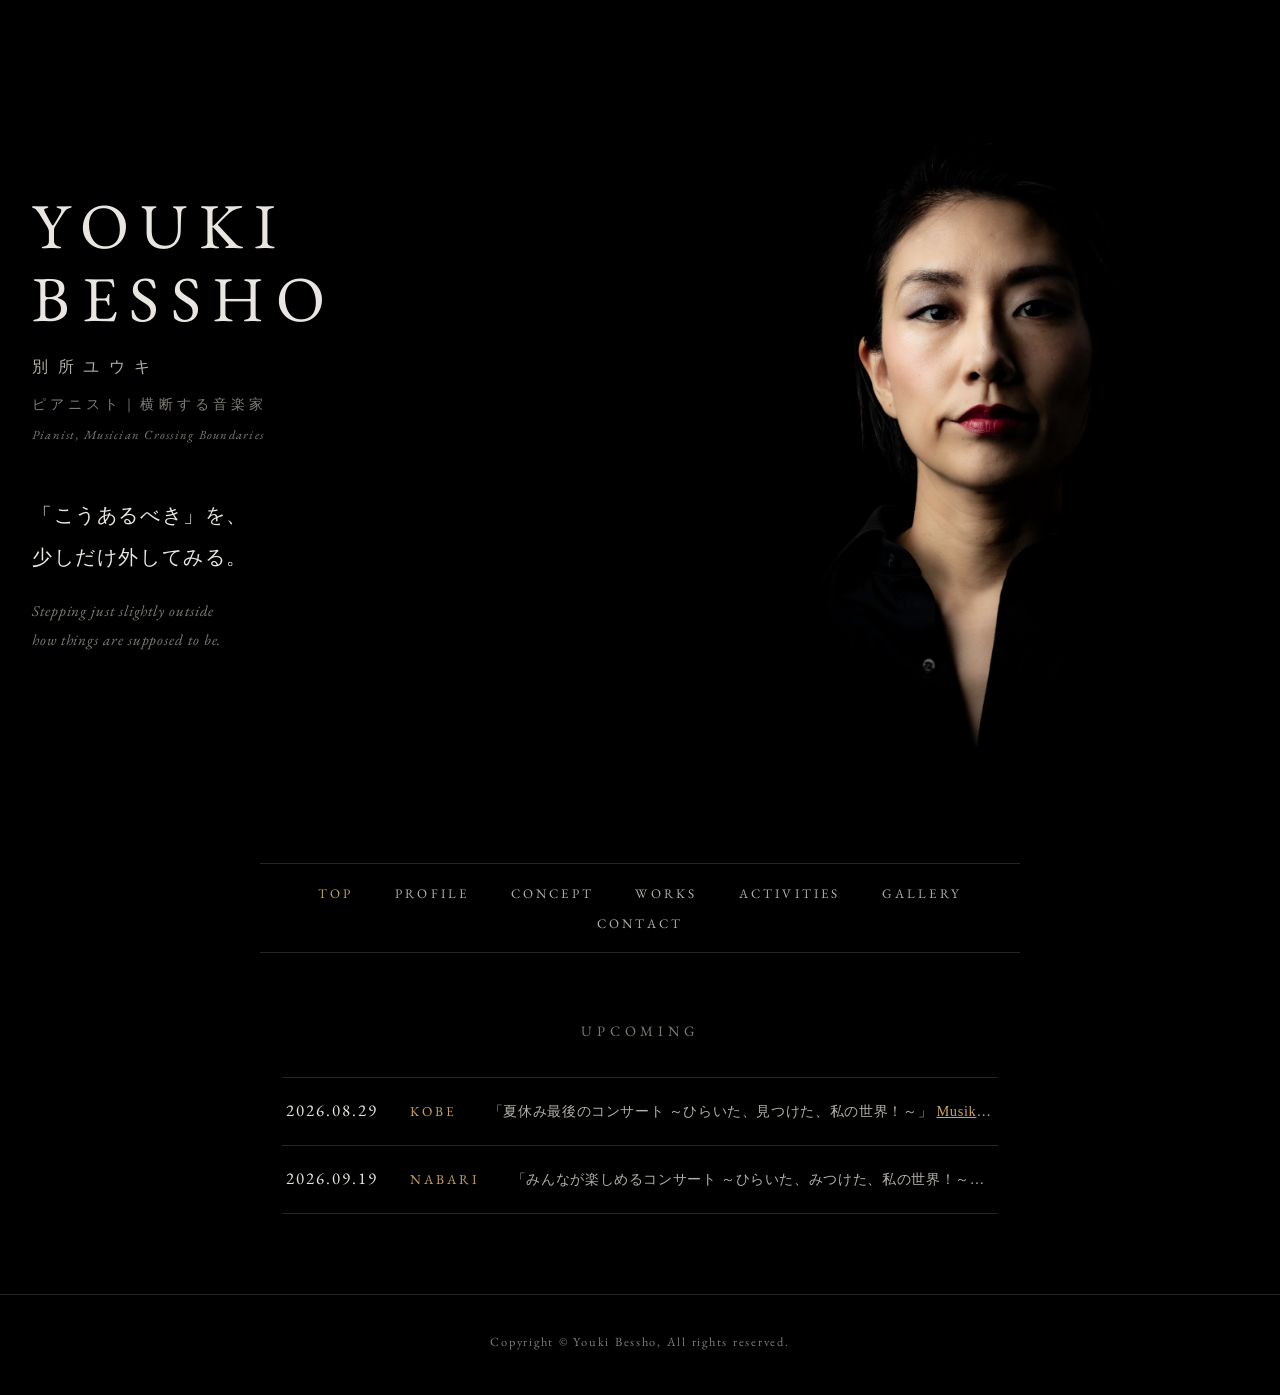
<file: index.html>
<!DOCTYPE html>
<html lang="ja">
<head>
<meta charset="utf-8">
<meta name="viewport" content="width=device-width, initial-scale=1">
<meta name="description" content="演奏・創作・表現を横断するピアニスト別所ユウキのオフィシャルウェブサイト。">
<title>Youki Bessho 別所ユウキ | ピアニスト｜横断する音楽家 Pianist, Musician Crossing Boundaries</title>
<link rel="icon" type="image/png" sizes="32x32" href="img/favicon-32.png">
<link rel="icon" type="image/png" sizes="512x512" href="img/favicon-512.png">
<link rel="apple-touch-icon" href="img/apple-touch-icon.png">
<meta property="og:type" content="website">
<meta property="og:site_name" content="Youki Bessho 別所ユウキ">
<meta property="og:locale" content="ja_JP">
<meta property="og:url" content="https://youkibessho.github.io/">
<meta property="og:title" content="Youki Bessho 別所ユウキ | ピアニスト｜横断する音楽家 / Pianist, Musician Crossing Boundaries">
<meta property="og:description" content="演奏・創作・表現を横断するピアニスト別所ユウキのオフィシャルウェブサイト。">
<meta property="og:image" content="https://youkibessho.github.io/img/ogp.jpg">
<meta name="twitter:card" content="summary_large_image">
<link rel="stylesheet" href="https://fonts.googleapis.com/css2?family=EB+Garamond:ital,wght@0,400;0,500;0,600;1,400&display=swap">
<link rel="stylesheet" href="css/style.css">
<script data-goatcounter="https://youkibessho.goatcounter.com/count"
        async src="//gc.zgo.at/count.js"></script>
</head>
<body class="dark">

<div class="hero-dark">
  <div class="hero-portrait">
    <img src="img/gallery/a3-01.jpg" alt="別所ユウキ ポートレート（ATELIER A3 撮影）">
  </div>
  <div class="hero-text">
    <h1 class="hero-name-latin">Youki<br>Bessho</h1>
    <p class="hero-name-jp">別所ユウキ</p>
    <p class="hero-role">ピアニスト｜横断する音楽家</p>
    <p class="hero-role-en">Pianist, Musician Crossing Boundaries</p>
    <p class="hero-statement">「こうあるべき」を、<br>少しだけ外してみる。</p>
    <p class="hero-statement-en">Stepping just slightly outside<br>how things are supposed to be.</p>
  </div>
</div>

<nav class="site-nav">
  <ul>
    <li><a href="index.html" aria-current="page">Top</a></li>
    <li><a href="profile.html">Profile</a></li>
    <li><a href="concept.html">Concept</a></li>
    <li><a href="works.html">Works</a></li>
    <li><a href="activities.html">Activities</a></li>
    <li><a href="gallery.html">Gallery</a></li>
    <li><a href="contact.html">Contact</a></li>
  </ul>
</nav>

<section class="tour">
  <h2>Upcoming</h2>
  <div class="tour-item">
    <span class="tour-date">2026.08.29</span>
    <span class="tour-place">Kobe</span>
    <span class="tour-title">「夏休み最後のコンサート ～ひらいた、見つけた、私の世界！～」 <a href="https://musikaleido.netlify.app/" target="_blank" rel="noopener">Musikaleido</a></span>
  </div>
  <div class="tour-item">
    <span class="tour-date">2026.09.19</span>
    <span class="tour-place">Nabari</span>
    <span class="tour-title">「みんなが楽しめるコンサート ～ひらいた、みつけた、私の世界！～」 <a href="https://musikaleido.netlify.app/" target="_blank" rel="noopener">Musikaleido</a></span>
  </div>
</section>

<footer class="site-footer">
  <p>Copyright &copy; Youki Bessho, All rights reserved.</p>
</footer>

</body>
</html>
</file>
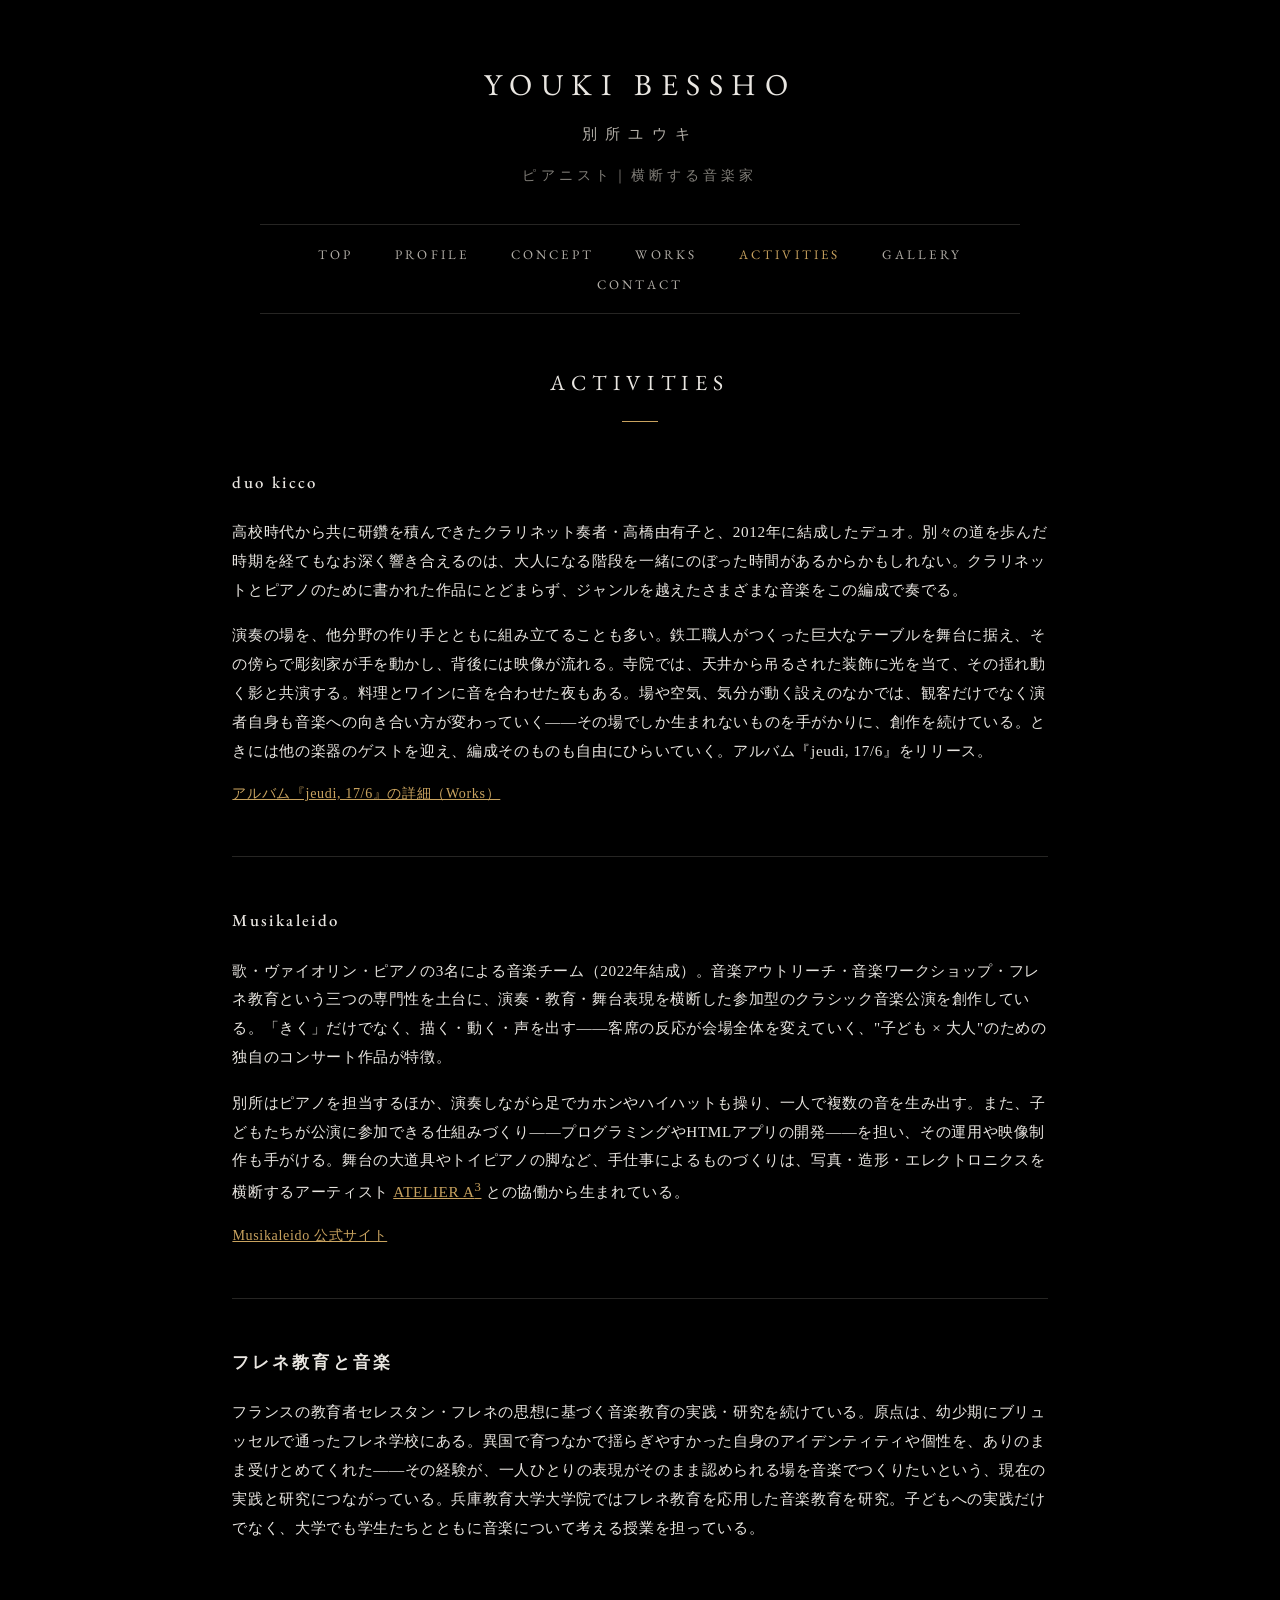
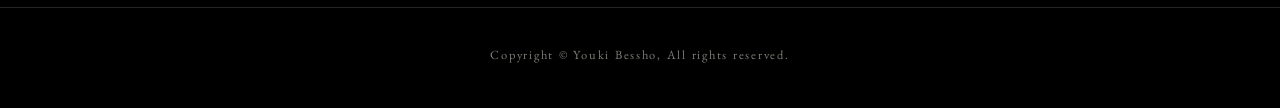
<file: activities.html>
<!DOCTYPE html>
<html lang="ja">
<head>
<meta charset="utf-8">
<meta name="viewport" content="width=device-width, initial-scale=1">
<meta name="description" content="別所ユウキの現在のプロジェクト。duo kicco、参加型クラシック公演Musikaleido、フレネ教育と音楽の実践・研究。">
<title>Activities | Youki Bessho 別所ユウキ</title>
<link rel="icon" type="image/png" sizes="32x32" href="img/favicon-32.png">
<link rel="icon" type="image/png" sizes="512x512" href="img/favicon-512.png">
<link rel="apple-touch-icon" href="img/apple-touch-icon.png">
<meta property="og:type" content="website">
<meta property="og:site_name" content="Youki Bessho 別所ユウキ">
<meta property="og:locale" content="ja_JP">
<meta property="og:url" content="https://youkibessho.github.io/activities.html">
<meta property="og:title" content="Activities | Youki Bessho 別所ユウキ">
<meta property="og:description" content="別所ユウキの現在のプロジェクト。duo kicco、参加型クラシック公演Musikaleido、フレネ教育と音楽の実践・研究。">
<meta property="og:image" content="https://youkibessho.github.io/img/ogp.jpg">
<meta name="twitter:card" content="summary_large_image">
<link rel="stylesheet" href="https://fonts.googleapis.com/css2?family=EB+Garamond:ital,wght@0,400;0,500;0,600;1,400&display=swap">
<link rel="stylesheet" href="css/style.css">
<script data-goatcounter="https://youkibessho.goatcounter.com/count"
        async src="//gc.zgo.at/count.js"></script>
</head>
<body class="dark">

<header class="site-header">
  <h1 class="site-name"><a href="index.html">Youki Bessho</a>
    <span class="site-name-jp">別所ユウキ</span>
  </h1>
  <p class="site-role">ピアニスト｜横断する音楽家</p>
</header>

<nav class="site-nav">
  <ul>
    <li><a href="index.html">Top</a></li>
    <li><a href="profile.html">Profile</a></li>
    <li><a href="concept.html">Concept</a></li>
    <li><a href="works.html">Works</a></li>
    <li><a href="activities.html" aria-current="page">Activities</a></li>
    <li><a href="gallery.html">Gallery</a></li>
    <li><a href="contact.html">Contact</a></li>
  </ul>
</nav>

<main>
  <h1 class="page-title">Activities</h1>

  <section class="activity" id="duo-kicco">
    <h2 class="latin">duo kicco</h2>
    <p>高校時代から共に研鑽を積んできたクラリネット奏者・高橋由有子と、2012年に結成したデュオ。別々の道を歩んだ時期を経てもなお深く響き合えるのは、大人になる階段を一緒にのぼった時間があるからかもしれない。クラリネットとピアノのために書かれた作品にとどまらず、ジャンルを越えたさまざまな音楽をこの編成で奏でる。</p>
    <p>演奏の場を、他分野の作り手とともに組み立てることも多い。鉄工職人がつくった巨大なテーブルを舞台に据え、その傍らで彫刻家が手を動かし、背後には映像が流れる。寺院では、天井から吊るされた装飾に光を当て、その揺れ動く影と共演する。料理とワインに音を合わせた夜もある。場や空気、気分が動く設えのなかでは、観客だけでなく演者自身も音楽への向き合い方が変わっていく——その場でしか生まれないものを手がかりに、創作を続けている。ときには他の楽器のゲストを迎え、編成そのものも自由にひらいていく。アルバム『jeudi, 17/6』をリリース。</p>
    <a class="ext" href="works.html">アルバム『jeudi, 17/6』の詳細（Works）</a>
  </section>

  <section class="activity" id="musikaleido">
    <h2 class="latin">Musikaleido</h2>
    <p>歌・ヴァイオリン・ピアノの3名による音楽チーム（2022年結成）。音楽アウトリーチ・音楽ワークショップ・フレネ教育という三つの専門性を土台に、演奏・教育・舞台表現を横断した参加型のクラシック音楽公演を創作している。「きく」だけでなく、描く・動く・声を出す——客席の反応が会場全体を変えていく、"子ども × 大人"のための独自のコンサート作品が特徴。</p>
    <p>別所はピアノを担当するほか、演奏しながら足でカホンやハイハットも操り、一人で複数の音を生み出す。また、子どもたちが公演に参加できる仕組みづくり——プログラミングやHTMLアプリの開発——を担い、その運用や映像制作も手がける。舞台の大道具やトイピアノの脚など、手仕事によるものづくりは、写真・造形・エレクトロニクスを横断するアーティスト <a href="https://atelier-a3.jp/" target="_blank" rel="noopener">ATELIER A<sup>3</sup></a> との協働から生まれている。</p>
    <a class="ext" href="https://musikaleido.netlify.app/" target="_blank" rel="noopener">Musikaleido 公式サイト</a>
  </section>

  <section class="activity" id="education">
    <h2>フレネ教育と音楽</h2>
    <p>フランスの教育者セレスタン・フレネの思想に基づく音楽教育の実践・研究を続けている。原点は、幼少期にブリュッセルで通ったフレネ学校にある。異国で育つなかで揺らぎやすかった自身のアイデンティティや個性を、ありのまま受けとめてくれた——その経験が、一人ひとりの表現がそのまま認められる場を音楽でつくりたいという、現在の実践と研究につながっている。兵庫教育大学大学院ではフレネ教育を応用した音楽教育を研究。子どもへの実践だけでなく、大学でも学生たちとともに音楽について考える授業を担っている。</p>
  </section>

</main>

<footer class="site-footer">
  <p>Copyright &copy; Youki Bessho, All rights reserved.</p>
</footer>

</body>
</html>
</file>
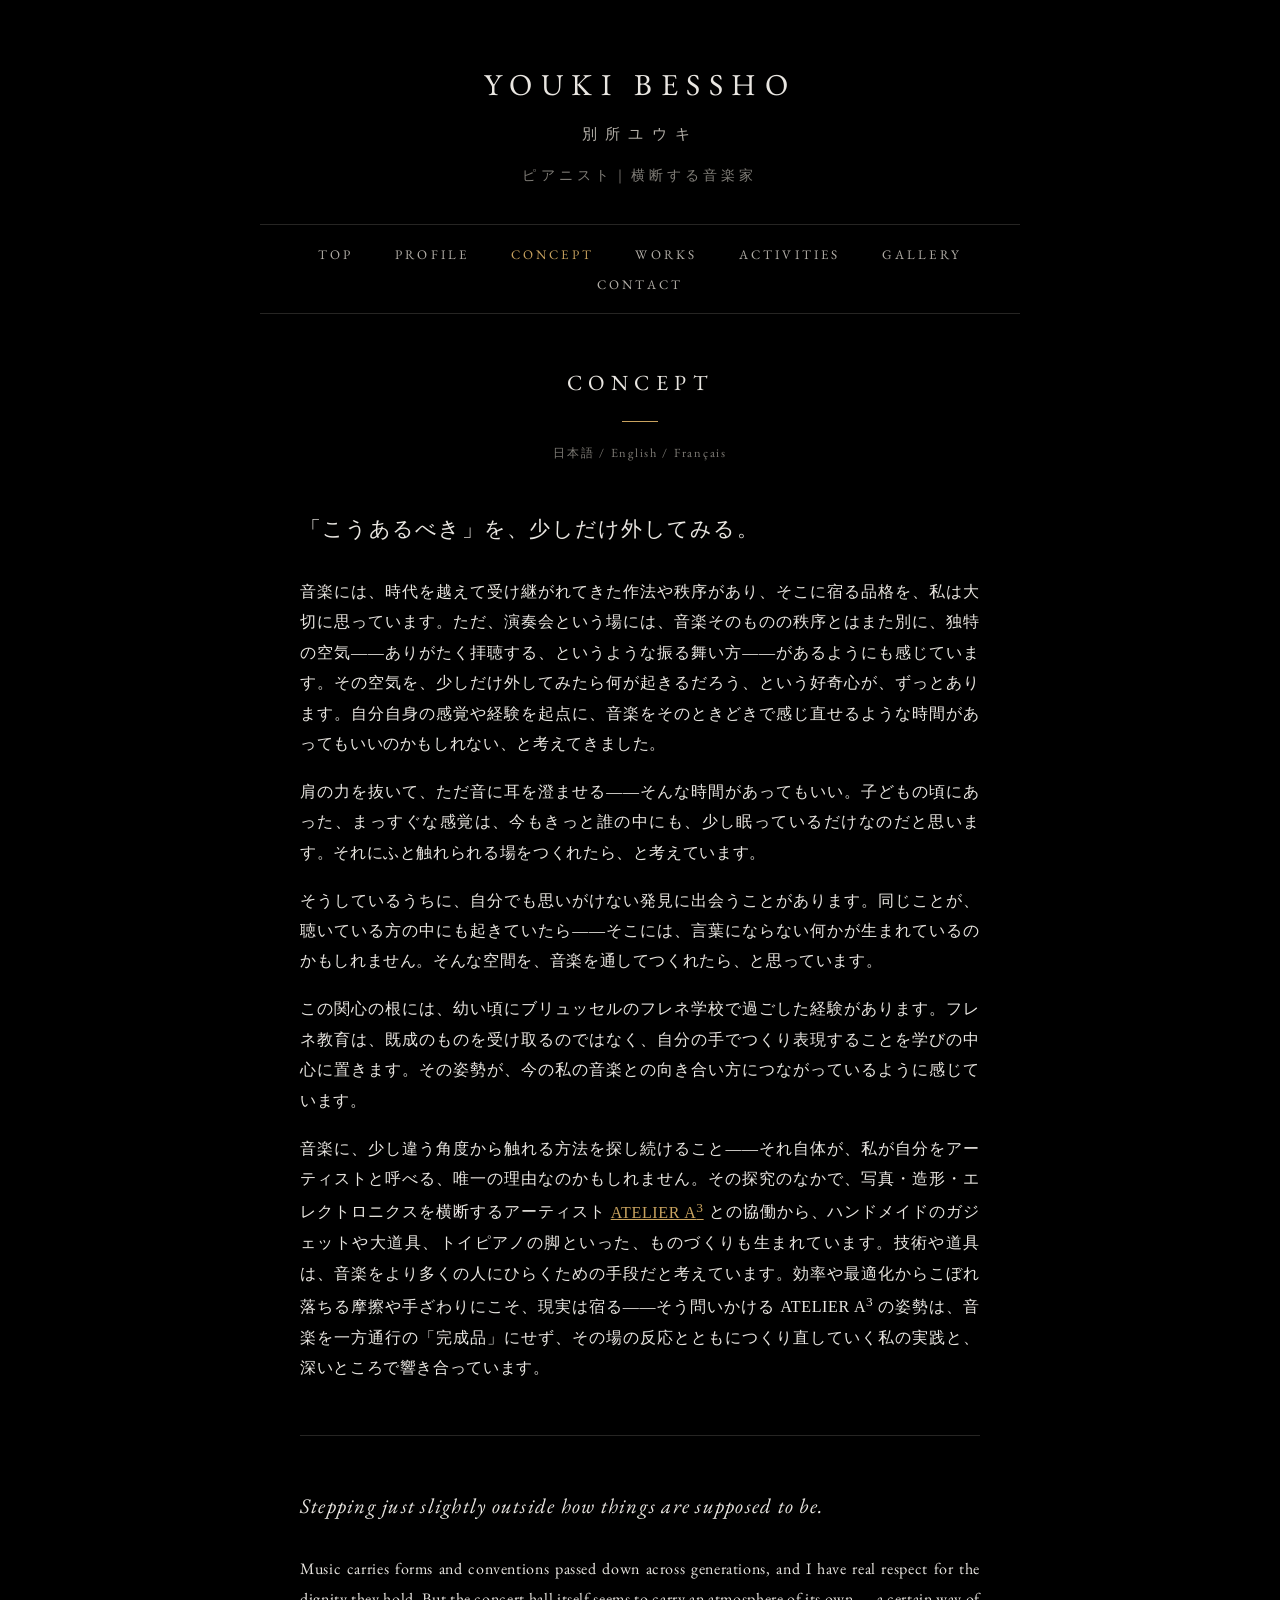
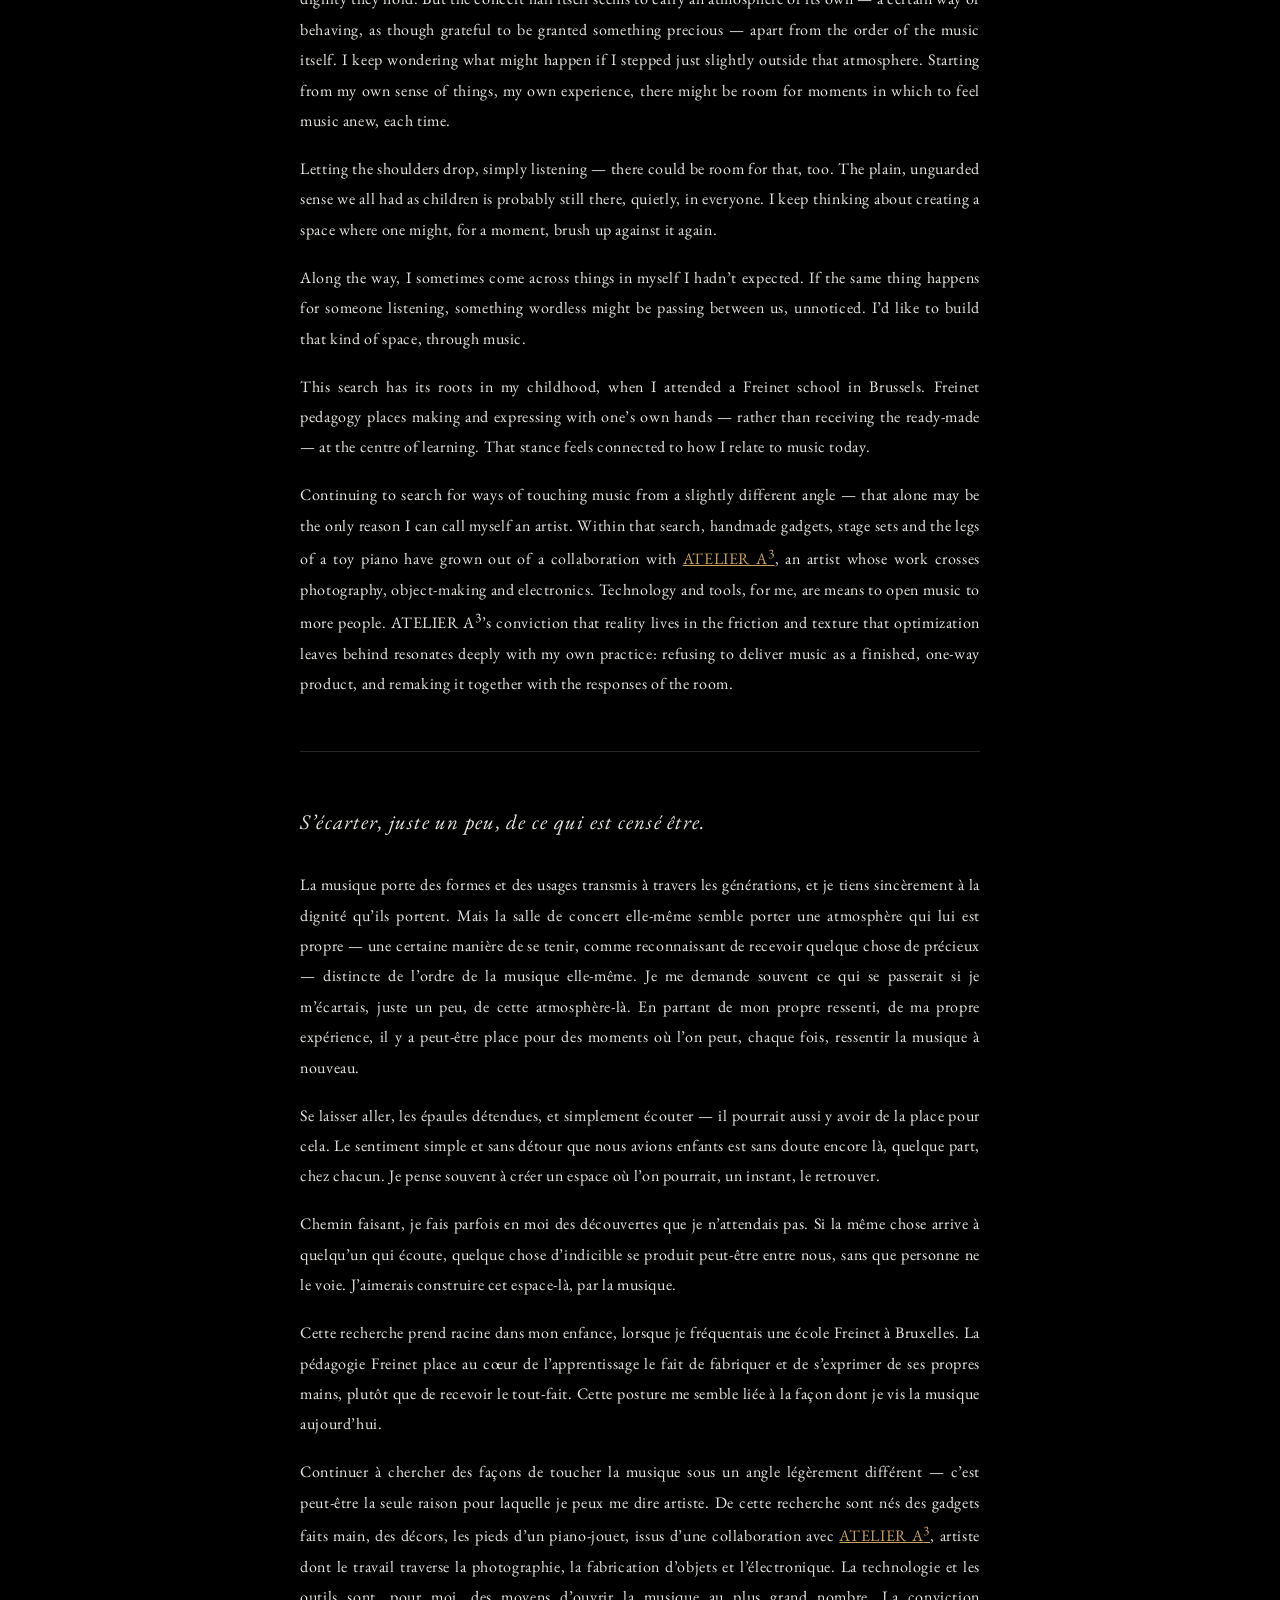
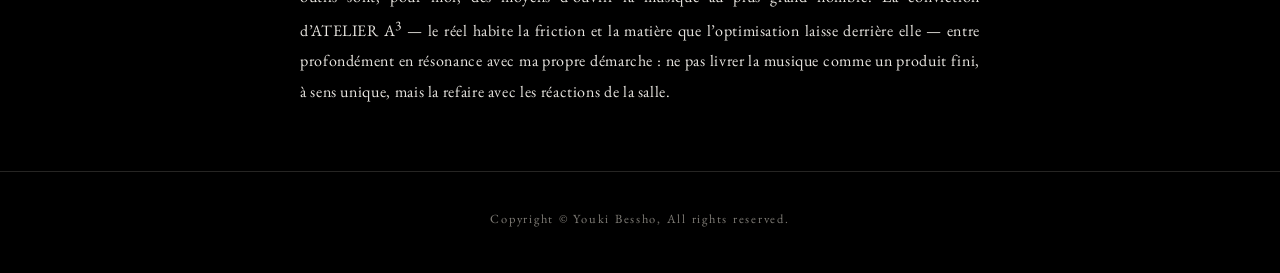
<file: concept.html>
<!DOCTYPE html>
<html lang="ja">
<head>
<meta charset="utf-8">
<meta name="viewport" content="width=device-width, initial-scale=1">
<meta name="description" content="別所ユウキのコンセプト。「こうあるべき」を少し外してみる好奇心と、フレネ教育を根にした演奏・創作・技術の横断。">
<title>Concept | Youki Bessho 別所ユウキ</title>
<link rel="icon" type="image/png" sizes="32x32" href="img/favicon-32.png">
<link rel="icon" type="image/png" sizes="512x512" href="img/favicon-512.png">
<link rel="apple-touch-icon" href="img/apple-touch-icon.png">
<meta property="og:type" content="website">
<meta property="og:site_name" content="Youki Bessho 別所ユウキ">
<meta property="og:locale" content="ja_JP">
<meta property="og:url" content="https://youkibessho.github.io/concept.html">
<meta property="og:title" content="Concept | Youki Bessho 別所ユウキ">
<meta property="og:description" content="別所ユウキのコンセプト。「こうあるべき」を少し外してみる好奇心と、フレネ教育を根にした演奏・創作・技術の横断。">
<meta property="og:image" content="https://youkibessho.github.io/img/ogp.jpg">
<meta name="twitter:card" content="summary_large_image">
<link rel="stylesheet" href="https://fonts.googleapis.com/css2?family=EB+Garamond:ital,wght@0,400;0,500;0,600;1,400&display=swap">
<link rel="stylesheet" href="css/style.css">
<script data-goatcounter="https://youkibessho.goatcounter.com/count"
        async src="//gc.zgo.at/count.js"></script>
</head>
<body class="dark">

<header class="site-header">
  <h1 class="site-name"><a href="index.html">Youki Bessho</a>
    <span class="site-name-jp">別所ユウキ</span>
  </h1>
  <p class="site-role">ピアニスト｜横断する音楽家</p>
</header>

<nav class="site-nav">
  <ul>
    <li><a href="index.html">Top</a></li>
    <li><a href="profile.html">Profile</a></li>
    <li><a href="concept.html" aria-current="page">Concept</a></li>
    <li><a href="works.html">Works</a></li>
    <li><a href="activities.html">Activities</a></li>
    <li><a href="gallery.html">Gallery</a></li>
    <li><a href="contact.html">Contact</a></li>
  </ul>
</nav>

<main>
  <h1 class="page-title">Concept</h1>

  <p class="lang-anchor"><a href="#lang-ja">日本語</a> / <a href="#lang-en">English</a> / <a href="#lang-fr">Français</a></p>

  <div class="concept">

    <section class="profile-lang" id="lang-ja" lang="ja">
      <p class="lead">「こうあるべき」を、少しだけ外してみる。</p>
      <p>音楽には、時代を越えて受け継がれてきた作法や秩序があり、そこに宿る品格を、私は大切に思っています。ただ、演奏会という場には、音楽そのものの秩序とはまた別に、独特の空気——ありがたく拝聴する、というような振る舞い方——があるようにも感じています。その空気を、少しだけ外してみたら何が起きるだろう、という好奇心が、ずっとあります。自分自身の感覚や経験を起点に、音楽をそのときどきで感じ直せるような時間があってもいいのかもしれない、と考えてきました。</p>
      <p>肩の力を抜いて、ただ音に耳を澄ませる——そんな時間があってもいい。子どもの頃にあった、まっすぐな感覚は、今もきっと誰の中にも、少し眠っているだけなのだと思います。それにふと触れられる場をつくれたら、と考えています。</p>
      <p>そうしているうちに、自分でも思いがけない発見に出会うことがあります。同じことが、聴いている方の中にも起きていたら——そこには、言葉にならない何かが生まれているのかもしれません。そんな空間を、音楽を通してつくれたら、と思っています。</p>
      <p>この関心の根には、幼い頃にブリュッセルのフレネ学校で過ごした経験があります。フレネ教育は、既成のものを受け取るのではなく、自分の手でつくり表現することを学びの中心に置きます。その姿勢が、今の私の音楽との向き合い方につながっているように感じています。</p>
      <p>音楽に、少し違う角度から触れる方法を探し続けること——それ自体が、私が自分をアーティストと呼べる、唯一の理由なのかもしれません。その探究のなかで、写真・造形・エレクトロニクスを横断するアーティスト <a href="https://atelier-a3.jp/" target="_blank" rel="noopener">ATELIER A<sup>3</sup></a> との協働から、ハンドメイドのガジェットや大道具、トイピアノの脚といった、ものづくりも生まれています。技術や道具は、音楽をより多くの人にひらくための手段だと考えています。効率や最適化からこぼれ落ちる摩擦や手ざわりにこそ、現実は宿る——そう問いかける ATELIER A<sup>3</sup> の姿勢は、音楽を一方通行の「完成品」にせず、その場の反応とともにつくり直していく私の実践と、深いところで響き合っています。</p>
    </section>

    <section class="profile-lang latin" id="lang-en" lang="en">
      <p class="lead latin">Stepping just slightly outside how things are supposed to be.</p>
      <p>Music carries forms and conventions passed down across generations, and I have real respect for the dignity they hold. But the concert hall itself seems to carry an atmosphere of its own — a certain way of behaving, as though grateful to be granted something precious — apart from the order of the music itself. I keep wondering what might happen if I stepped just slightly outside that atmosphere. Starting from my own sense of things, my own experience, there might be room for moments in which to feel music anew, each time.</p>
      <p>Letting the shoulders drop, simply listening — there could be room for that, too. The plain, unguarded sense we all had as children is probably still there, quietly, in everyone. I keep thinking about creating a space where one might, for a moment, brush up against it again.</p>
      <p>Along the way, I sometimes come across things in myself I hadn’t expected. If the same thing happens for someone listening, something wordless might be passing between us, unnoticed. I’d like to build that kind of space, through music.</p>
      <p>This search has its roots in my childhood, when I attended a Freinet school in Brussels. Freinet pedagogy places making and expressing with one’s own hands — rather than receiving the ready-made — at the centre of learning. That stance feels connected to how I relate to music today.</p>
      <p>Continuing to search for ways of touching music from a slightly different angle — that alone may be the only reason I can call myself an artist. Within that search, handmade gadgets, stage sets and the legs of a toy piano have grown out of a collaboration with <a href="https://atelier-a3.jp/" target="_blank" rel="noopener">ATELIER A<sup>3</sup></a>, an artist whose work crosses photography, object-making and electronics. Technology and tools, for me, are means to open music to more people. ATELIER A<sup>3</sup>’s conviction that reality lives in the friction and texture that optimization leaves behind resonates deeply with my own practice: refusing to deliver music as a finished, one-way product, and remaking it together with the responses of the room.</p>
    </section>

    <section class="profile-lang latin" id="lang-fr" lang="fr">
      <p class="lead latin">S’écarter, juste un peu, de ce qui est censé être.</p>
      <p>La musique porte des formes et des usages transmis à travers les générations, et je tiens sincèrement à la dignité qu’ils portent. Mais la salle de concert elle-même semble porter une atmosphère qui lui est propre — une certaine manière de se tenir, comme reconnaissant de recevoir quelque chose de précieux — distincte de l’ordre de la musique elle-même. Je me demande souvent ce qui se passerait si je m’écartais, juste un peu, de cette atmosphère-là. En partant de mon propre ressenti, de ma propre expérience, il y a peut-être place pour des moments où l’on peut, chaque fois, ressentir la musique à nouveau.</p>
      <p>Se laisser aller, les épaules détendues, et simplement écouter — il pourrait aussi y avoir de la place pour cela. Le sentiment simple et sans détour que nous avions enfants est sans doute encore là, quelque part, chez chacun. Je pense souvent à créer un espace où l’on pourrait, un instant, le retrouver.</p>
      <p>Chemin faisant, je fais parfois en moi des découvertes que je n’attendais pas. Si la même chose arrive à quelqu’un qui écoute, quelque chose d’indicible se produit peut-être entre nous, sans que personne ne le voie. J’aimerais construire cet espace-là, par la musique.</p>
      <p>Cette recherche prend racine dans mon enfance, lorsque je fréquentais une école Freinet à Bruxelles. La pédagogie Freinet place au cœur de l’apprentissage le fait de fabriquer et de s’exprimer de ses propres mains, plutôt que de recevoir le tout-fait. Cette posture me semble liée à la façon dont je vis la musique aujourd’hui.</p>
      <p>Continuer à chercher des façons de toucher la musique sous un angle légèrement différent — c’est peut-être la seule raison pour laquelle je peux me dire artiste. De cette recherche sont nés des gadgets faits main, des décors, les pieds d’un piano-jouet, issus d’une collaboration avec <a href="https://atelier-a3.jp/" target="_blank" rel="noopener">ATELIER A<sup>3</sup></a>, artiste dont le travail traverse la photographie, la fabrication d’objets et l’électronique. La technologie et les outils sont, pour moi, des moyens d’ouvrir la musique au plus grand nombre. La conviction d’ATELIER A<sup>3</sup> — le réel habite la friction et la matière que l’optimisation laisse derrière elle — entre profondément en résonance avec ma propre démarche : ne pas livrer la musique comme un produit fini, à sens unique, mais la refaire avec les réactions de la salle.</p>
    </section>

    <!-- ATELIER A<sup>3</sup> のショップ完成後にここへ「ATELIER A<sup>3</sup>のものづくりを見る →」リンクを追加する -->

  </div>

</main>

<footer class="site-footer">
  <p>Copyright &copy; Youki Bessho, All rights reserved.</p>
</footer>

</body>
</html>
</file>
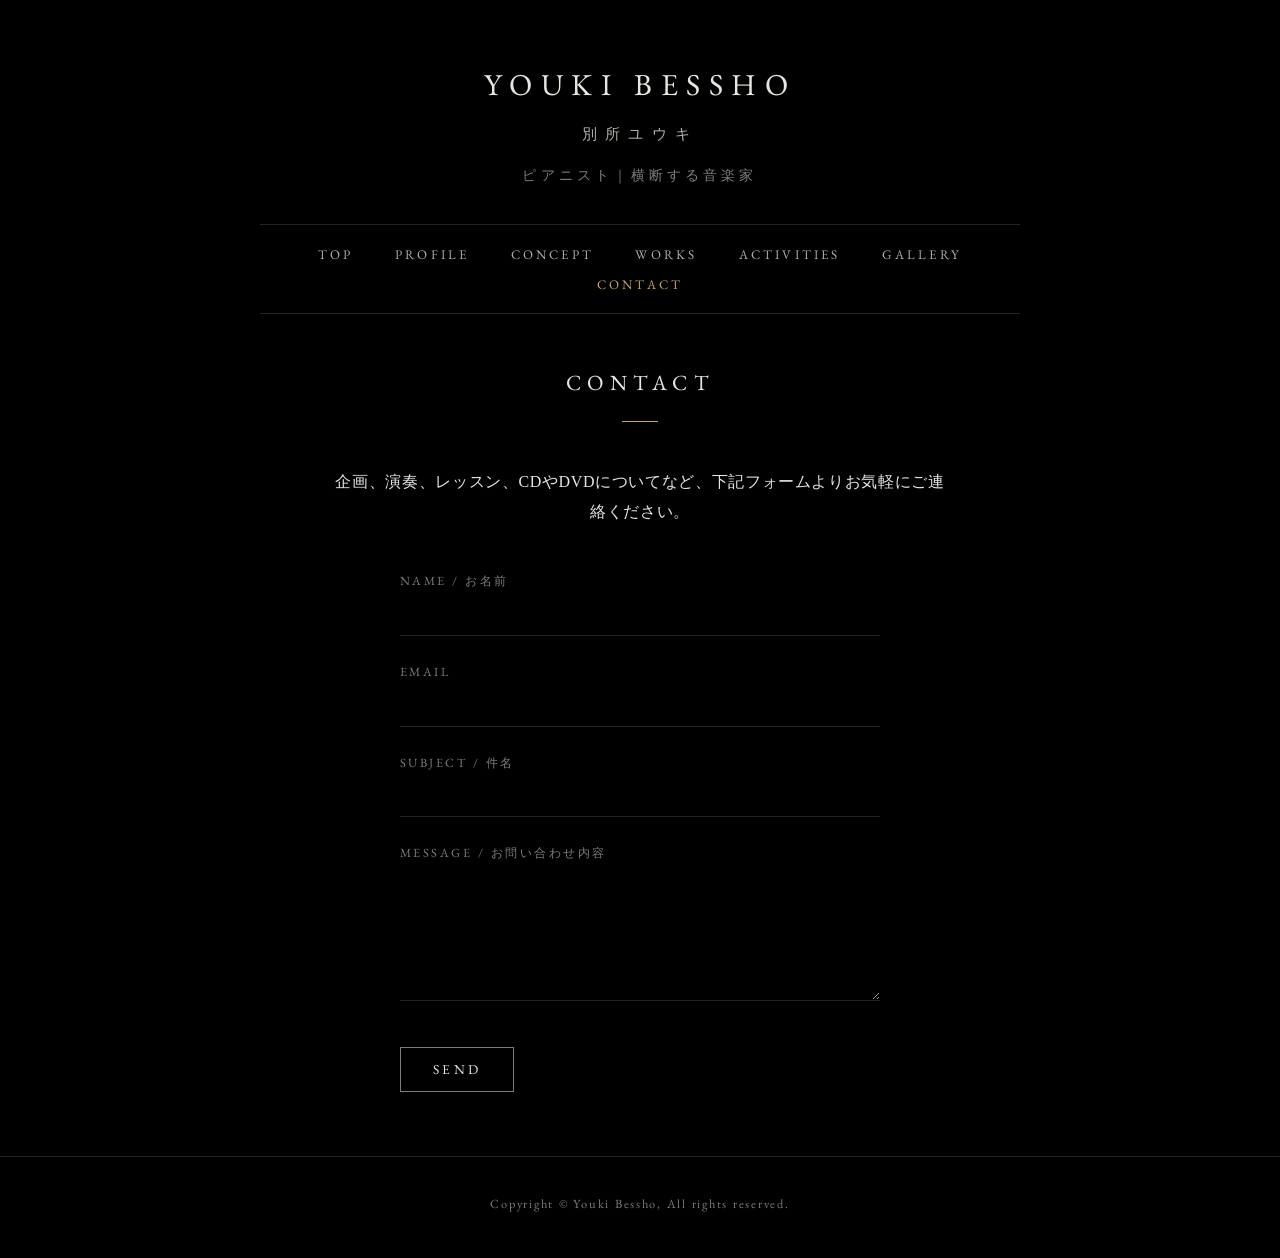
<file: contact.html>
<!DOCTYPE html>
<html lang="ja">
<head>
<meta charset="utf-8">
<meta name="viewport" content="width=device-width, initial-scale=1">
<meta name="description" content="別所ユウキへのお問い合わせ。演奏依頼・CDに関するお問い合わせなど。">
<title>Contact | Youki Bessho 別所ユウキ</title>
<link rel="icon" type="image/png" sizes="32x32" href="img/favicon-32.png">
<link rel="icon" type="image/png" sizes="512x512" href="img/favicon-512.png">
<link rel="apple-touch-icon" href="img/apple-touch-icon.png">
<meta property="og:type" content="website">
<meta property="og:site_name" content="Youki Bessho 別所ユウキ">
<meta property="og:locale" content="ja_JP">
<meta property="og:url" content="https://youkibessho.github.io/contact.html">
<meta property="og:title" content="Contact | Youki Bessho 別所ユウキ">
<meta property="og:description" content="別所ユウキへのお問い合わせ。演奏依頼・CDに関するお問い合わせなど。">
<meta property="og:image" content="https://youkibessho.github.io/img/ogp.jpg">
<meta name="twitter:card" content="summary_large_image">
<link rel="stylesheet" href="https://fonts.googleapis.com/css2?family=EB+Garamond:ital,wght@0,400;0,500;0,600;1,400&display=swap">
<link rel="stylesheet" href="css/style.css">
<script data-goatcounter="https://youkibessho.goatcounter.com/count"
        async src="//gc.zgo.at/count.js"></script>
</head>
<body class="dark">

<header class="site-header">
  <h1 class="site-name"><a href="index.html">Youki Bessho</a>
    <span class="site-name-jp">別所ユウキ</span>
  </h1>
  <p class="site-role">ピアニスト｜横断する音楽家</p>
</header>

<nav class="site-nav">
  <ul>
    <li><a href="index.html">Top</a></li>
    <li><a href="profile.html">Profile</a></li>
    <li><a href="concept.html">Concept</a></li>
    <li><a href="works.html">Works</a></li>
    <li><a href="activities.html">Activities</a></li>
    <li><a href="gallery.html">Gallery</a></li>
    <li><a href="contact.html" aria-current="page">Contact</a></li>
  </ul>
</nav>

<main>
  <h1 class="page-title">Contact</h1>

  <section class="contact-block">
    <p>企画、演奏、レッスン、CDやDVDについてなど、下記フォームよりお気軽にご連絡ください。</p>

    <form class="contact-form" action="https://formspree.io/f/xaqrqvel" method="POST">
      <label for="name">Name / お名前</label>
      <input type="text" id="name" name="name" required>

      <label for="email">Email</label>
      <input type="email" id="email" name="email" required>

      <label for="subject">Subject / 件名</label>
      <input type="text" id="subject" name="subject">

      <label for="message">Message / お問い合わせ内容</label>
      <textarea id="message" name="message" required></textarea>

      <button type="submit">Send</button>
    </form>
  </section>

</main>

<footer class="site-footer">
  <p>Copyright &copy; Youki Bessho, All rights reserved.</p>
</footer>

</body>
</html>
</file>
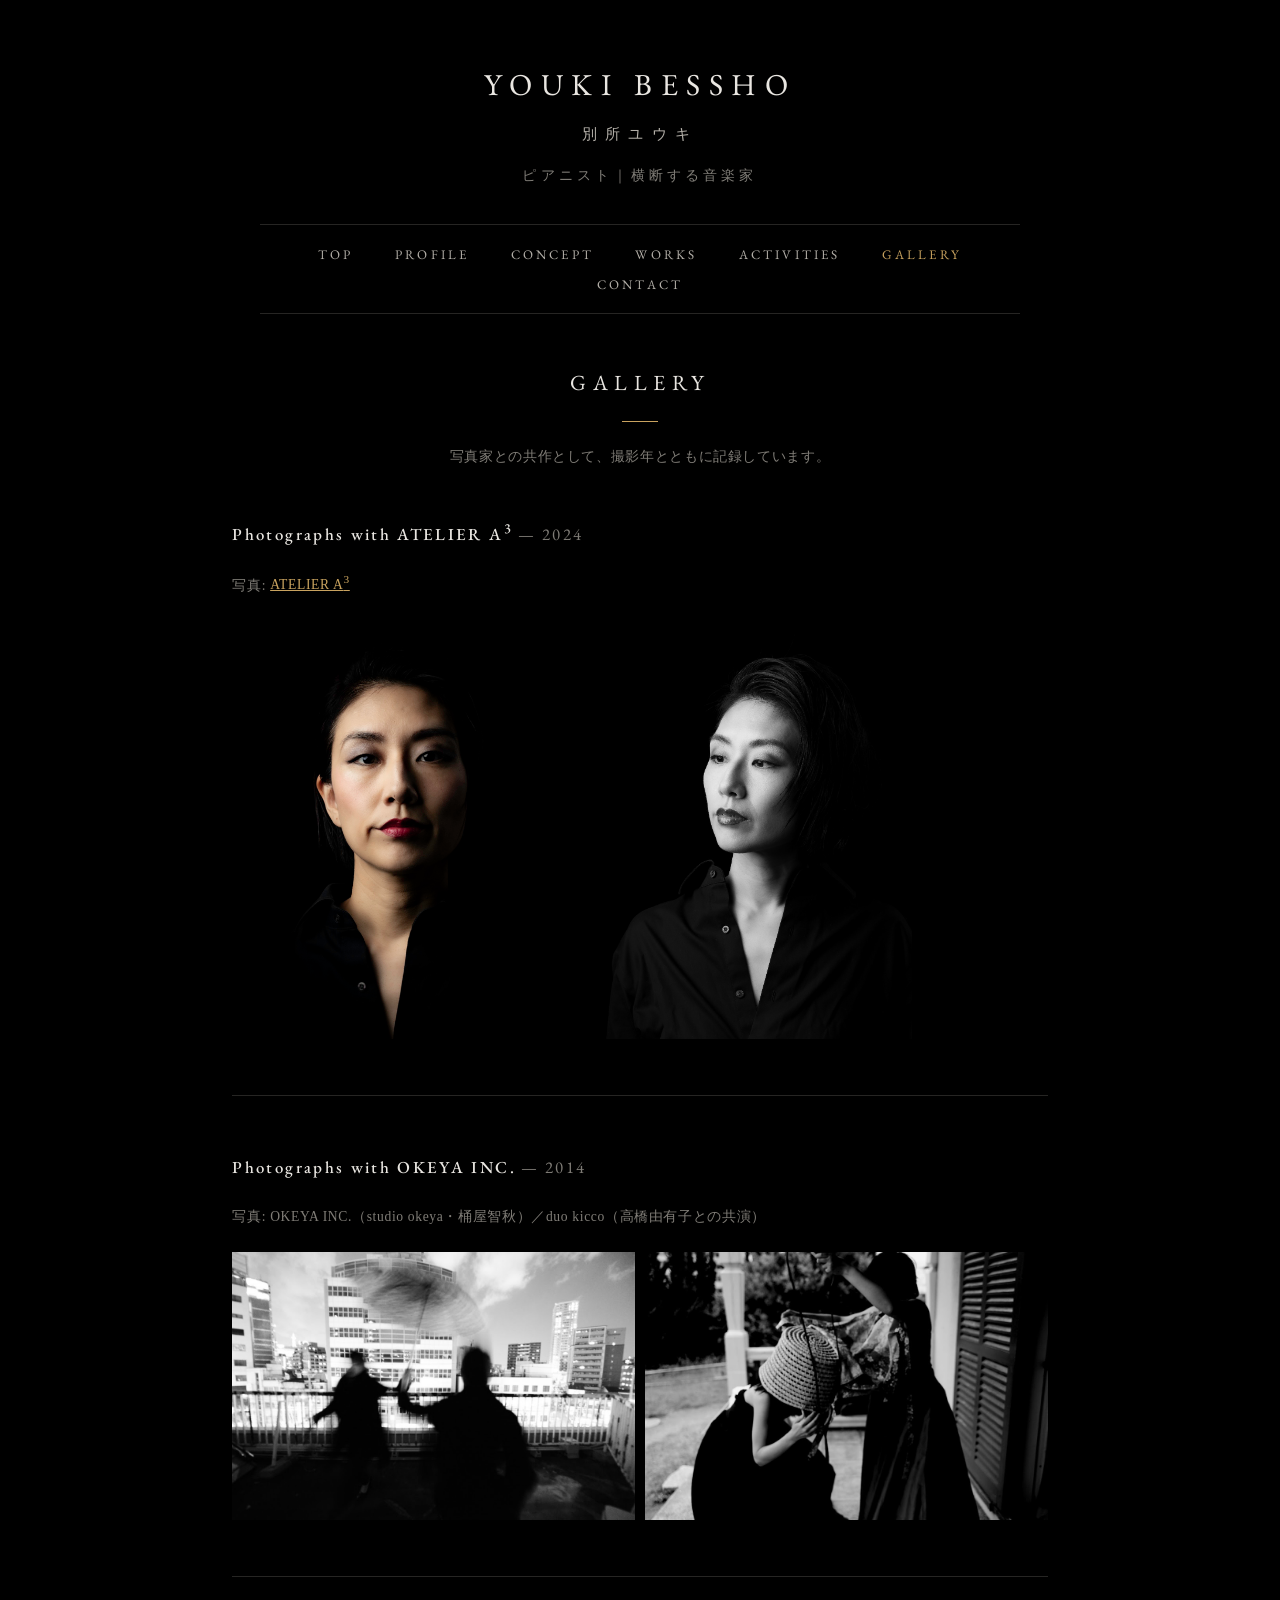
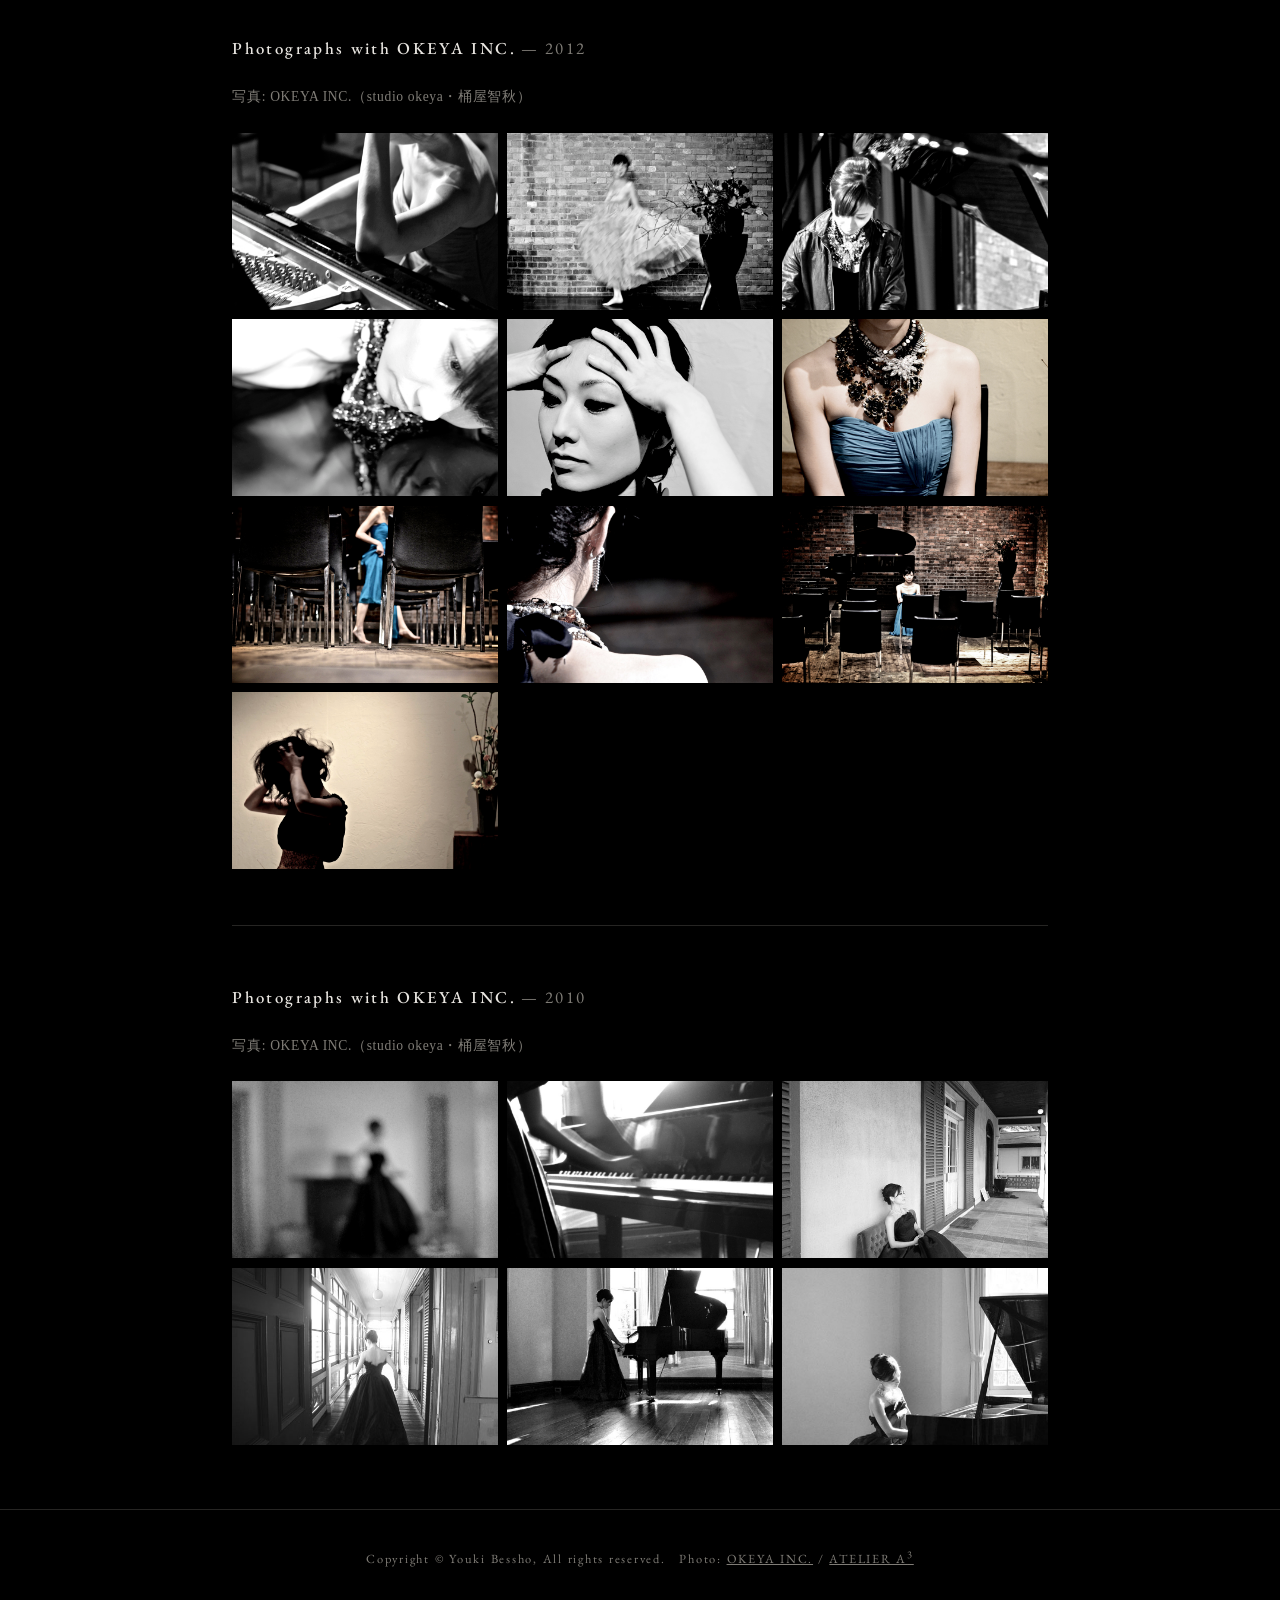
<file: gallery.html>
<!DOCTYPE html>
<html lang="ja">
<head>
<meta charset="utf-8">
<meta name="viewport" content="width=device-width, initial-scale=1">
<meta name="description" content="別所ユウキのフォトギャラリー。写真家との共作。">
<title>Gallery | Youki Bessho 別所ユウキ</title>
<link rel="icon" type="image/png" sizes="32x32" href="img/favicon-32.png">
<link rel="icon" type="image/png" sizes="512x512" href="img/favicon-512.png">
<link rel="apple-touch-icon" href="img/apple-touch-icon.png">
<meta property="og:type" content="website">
<meta property="og:site_name" content="Youki Bessho 別所ユウキ">
<meta property="og:locale" content="ja_JP">
<meta property="og:url" content="https://youkibessho.github.io/gallery.html">
<meta property="og:title" content="Gallery | Youki Bessho 別所ユウキ">
<meta property="og:description" content="別所ユウキのフォトギャラリー。写真家との共作。">
<meta property="og:image" content="https://youkibessho.github.io/img/ogp.jpg">
<meta name="twitter:card" content="summary_large_image">
<link rel="stylesheet" href="https://fonts.googleapis.com/css2?family=EB+Garamond:ital,wght@0,400;0,500;0,600;1,400&display=swap">
<link rel="stylesheet" href="css/style.css">
<script data-goatcounter="https://youkibessho.goatcounter.com/count"
        async src="//gc.zgo.at/count.js"></script>
</head>
<body class="dark">

<header class="site-header">
  <h1 class="site-name"><a href="index.html">Youki Bessho</a>
    <span class="site-name-jp">別所ユウキ</span>
  </h1>
  <p class="site-role">ピアニスト｜横断する音楽家</p>
</header>

<nav class="site-nav">
  <ul>
    <li><a href="index.html">Top</a></li>
    <li><a href="profile.html">Profile</a></li>
    <li><a href="concept.html">Concept</a></li>
    <li><a href="works.html">Works</a></li>
    <li><a href="activities.html">Activities</a></li>
    <li><a href="gallery.html" aria-current="page">Gallery</a></li>
    <li><a href="contact.html">Contact</a></li>
  </ul>
</nav>

<main>
  <h1 class="page-title">Gallery</h1>

  <p class="note" style="text-align:center;max-width:620px;margin:-1.4rem auto 2.8rem;">
    写真家との共作として、撮影年とともに記録しています。
  </p>

  <section class="gallery-section">
    <h2 class="latin">Photographs with ATELIER A<sup>3</sup><span style="font-weight:400;color:var(--ink-faint);"> — 2024</span></h2>
    <p class="note" style="margin-bottom:1.4rem;">写真: <a href="https://atelier-a3.jp/" target="_blank" rel="noopener">ATELIER A<sup>3</sup></a></p>
    <div class="photo-duo">
      <img src="img/gallery/a3-01.jpg" alt="別所ユウキ ポートレート（2024）" loading="lazy">
      <img src="img/gallery/a3-02.jpg" alt="別所ユウキ ポートレート（2024）" loading="lazy">
    </div>
  </section>

  <section class="gallery-section">
    <h2 class="latin">Photographs with OKEYA INC.<span style="font-weight:400;color:var(--ink-faint);"> — 2014</span></h2>
    <p class="note" style="margin-bottom:1.4rem;">写真: OKEYA INC.（studio okeya・桶屋智秋）／duo kicco（高橋由有子との共演）</p>
    <div class="photo-pair">
      <img src="img/gallery/okeya2014-01.jpg" alt="別所ユウキ、duo kicco（OKEYA INC. 撮影・2014）" loading="lazy">
      <img src="img/gallery/okeya2014-02.jpg" alt="別所ユウキ、duo kicco（OKEYA INC. 撮影・2014）" loading="lazy">
    </div>
  </section>

  <section class="gallery-section">
    <h2 class="latin">Photographs with OKEYA INC.<span style="font-weight:400;color:var(--ink-faint);"> — 2012</span></h2>
    <p class="note" style="margin-bottom:1.4rem;">写真: OKEYA INC.（studio okeya・桶屋智秋）</p>
    <div class="photo-grid">
      <img src="img/gallery/0b.jpg" alt="演奏写真（OKEYA INC. 撮影）" loading="lazy">
      <img src="img/gallery/1b.jpg" alt="演奏写真（OKEYA INC. 撮影）" loading="lazy">
      <img src="img/gallery/2b.jpg" alt="演奏写真（OKEYA INC. 撮影）" loading="lazy">
      <img src="img/gallery/3b.jpg" alt="演奏写真（OKEYA INC. 撮影）" loading="lazy">
      <img src="img/gallery/4b.jpg" alt="演奏写真（OKEYA INC. 撮影）" loading="lazy">
      <img src="img/gallery/5b.jpg" alt="演奏写真（OKEYA INC. 撮影）" loading="lazy">
      <img src="img/gallery/6b.jpg" alt="演奏写真（OKEYA INC. 撮影）" loading="lazy">
      <img src="img/gallery/9b.jpg" alt="演奏写真（OKEYA INC. 撮影）" loading="lazy">
      <img src="img/gallery/10b.jpg" alt="演奏写真（OKEYA INC. 撮影）" loading="lazy">
      <img src="img/gallery/11b.jpg" alt="演奏写真（OKEYA INC. 撮影）" loading="lazy">
    </div>
  </section>

  <section class="gallery-section">
    <h2 class="latin">Photographs with OKEYA INC.<span style="font-weight:400;color:var(--ink-faint);"> — 2010</span></h2>
    <p class="note" style="margin-bottom:1.4rem;">写真: OKEYA INC.（studio okeya・桶屋智秋）</p>
    <div class="photo-grid">
      <img src="img/gallery/okeya-a.jpg" alt="演奏写真（OKEYA INC. 撮影）" loading="lazy">
      <img src="img/gallery/okeya-b.jpg" alt="演奏写真（OKEYA INC. 撮影）" loading="lazy">
      <img src="img/gallery/okeya-c.jpg" alt="演奏写真（OKEYA INC. 撮影）" loading="lazy">
      <img src="img/gallery/okeya-f.jpg" alt="演奏写真（OKEYA INC. 撮影）" loading="lazy">
      <img src="img/gallery/okeya-j.jpg" alt="演奏写真（OKEYA INC. 撮影）" loading="lazy">
      <img src="img/gallery/okeya-k.jpg" alt="演奏写真（OKEYA INC. 撮影）" loading="lazy">
    </div>
  </section>

</main>

<footer class="site-footer">
  <p>Copyright &copy; Youki Bessho, All rights reserved.&emsp;Photo: <a href="http://studiokeya.com/" target="_blank" rel="noopener">OKEYA INC.</a> / <a href="https://atelier-a3.jp/" target="_blank" rel="noopener">ATELIER A<sup>3</sup></a></p>
</footer>

</body>
</html>
</file>
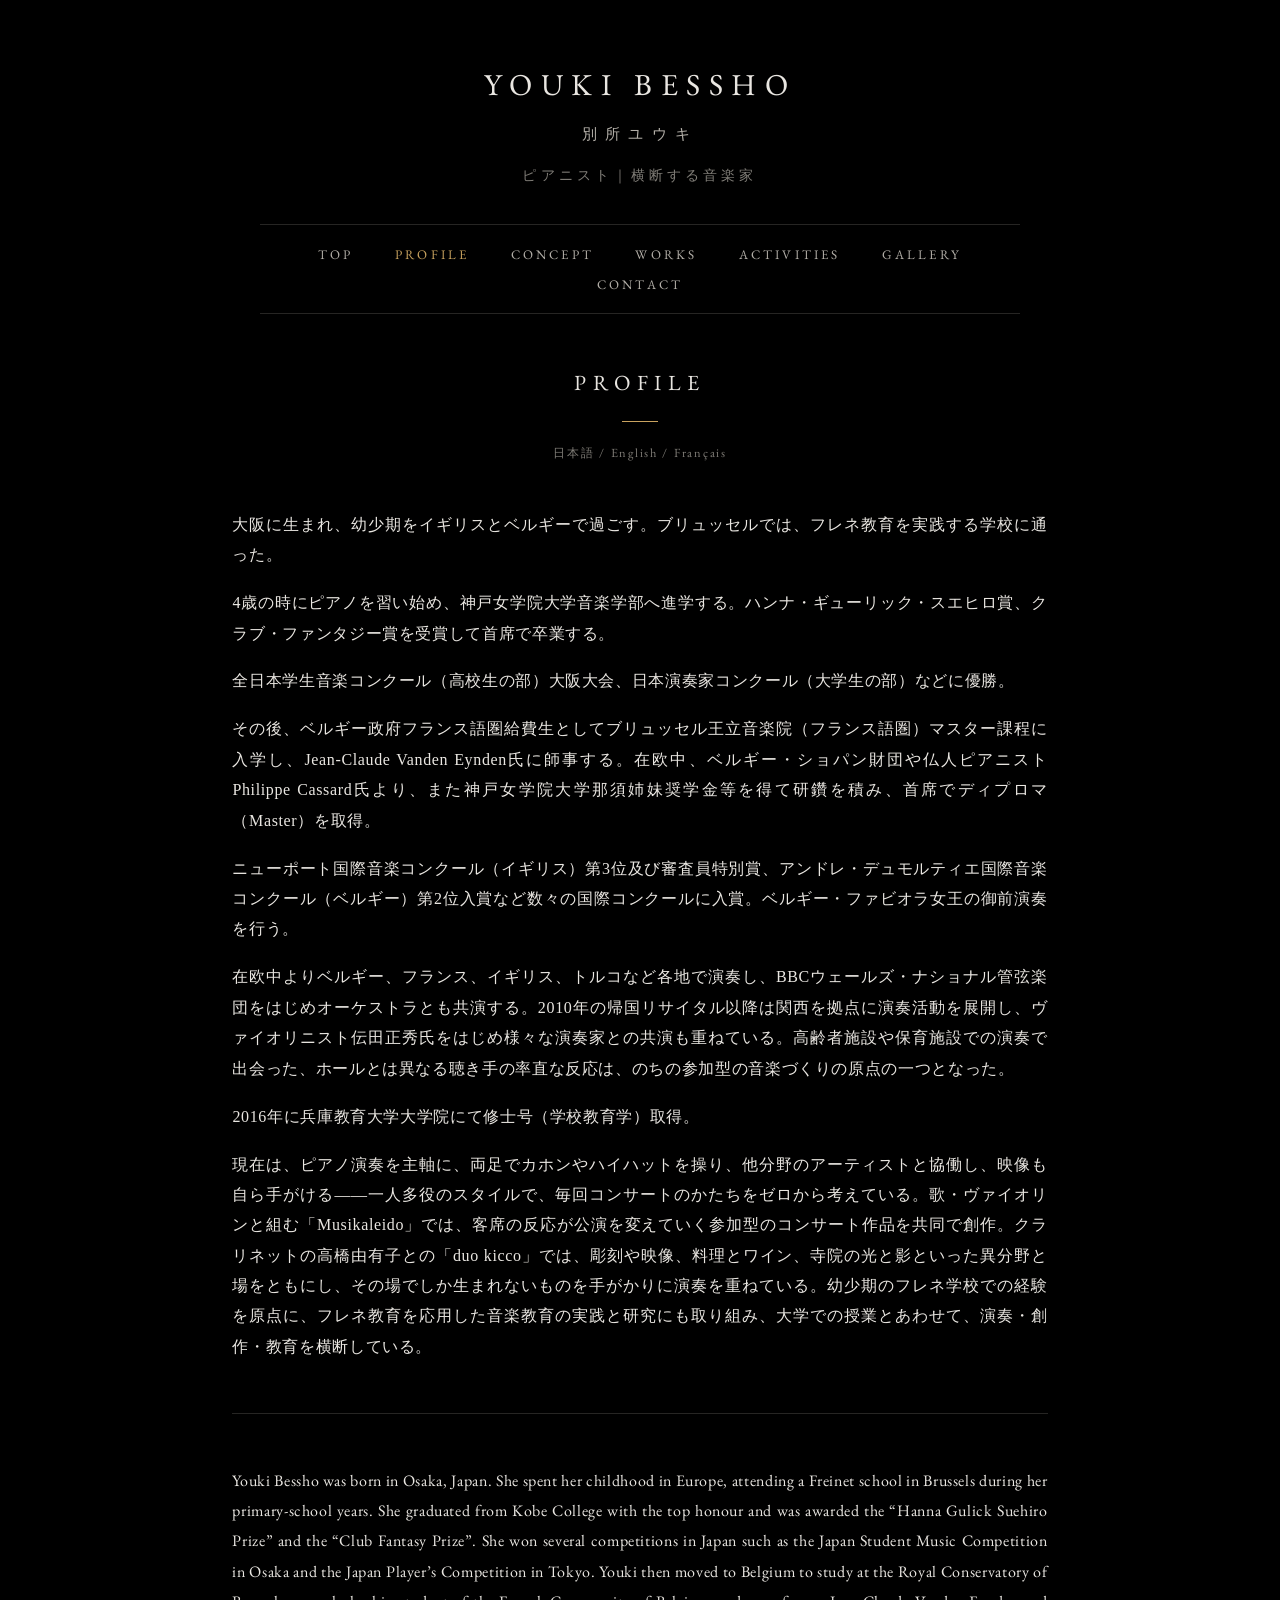
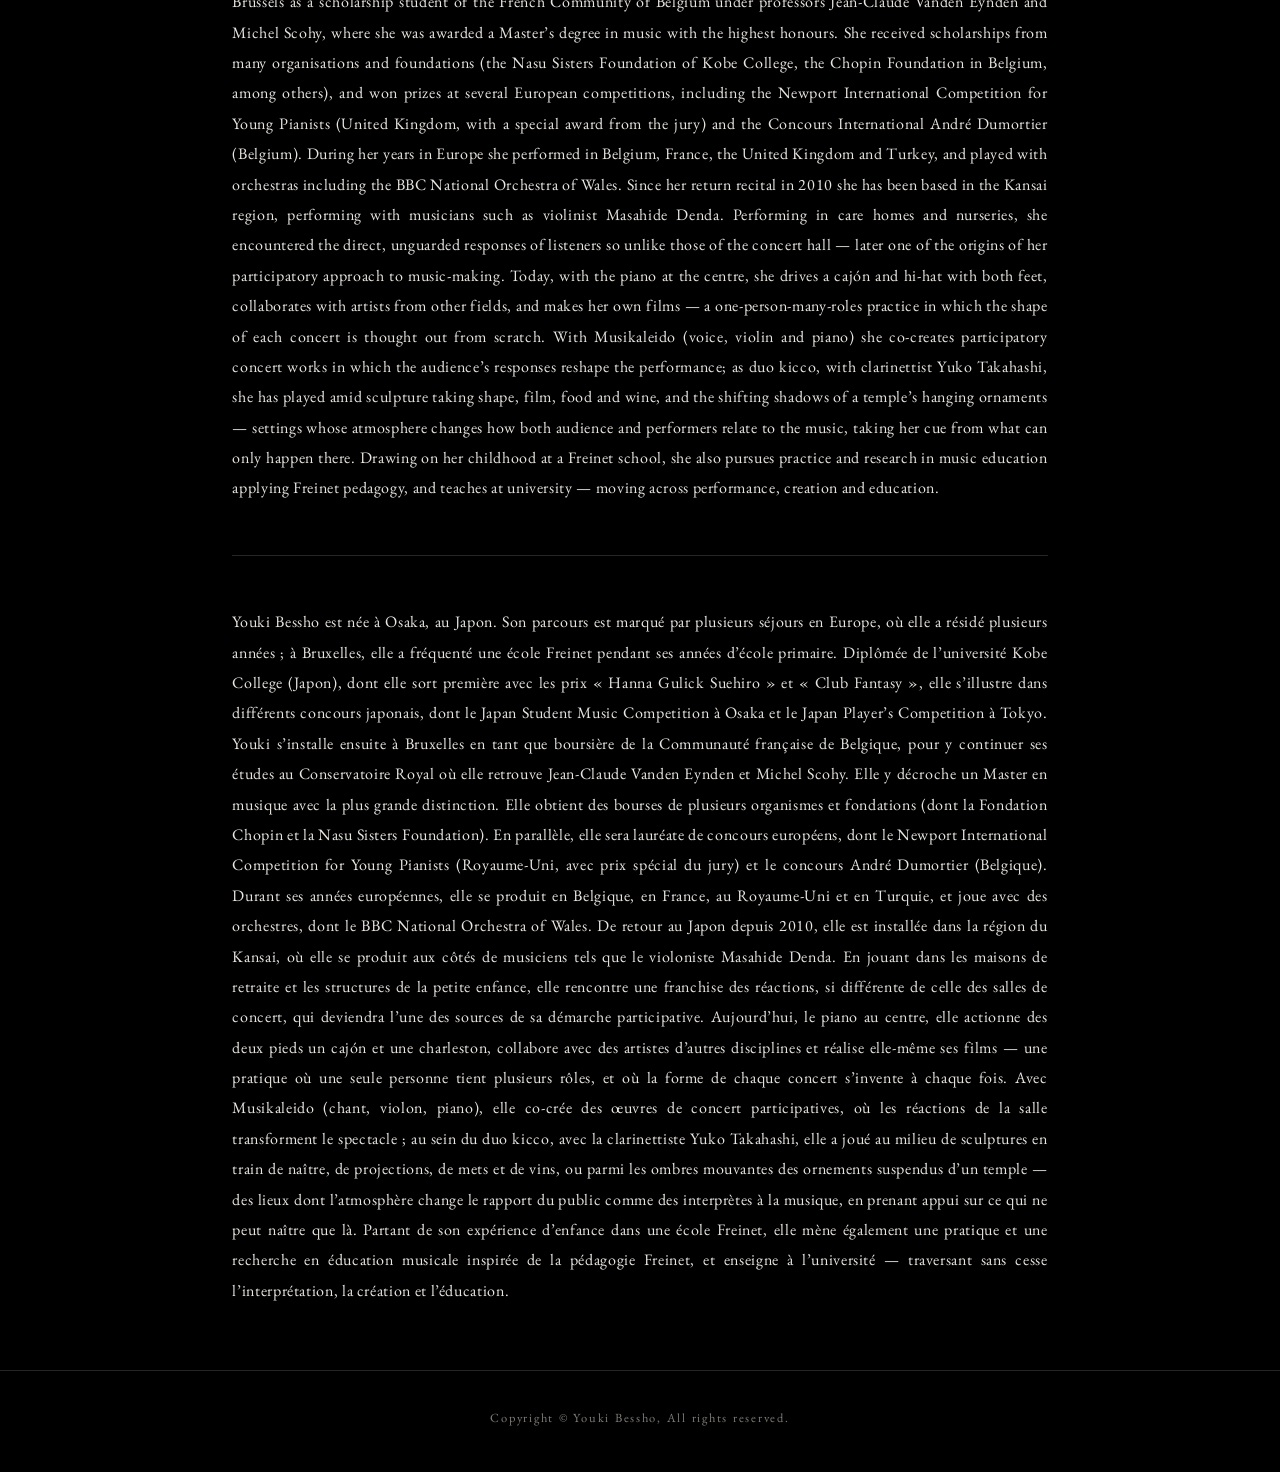
<file: profile.html>
<!DOCTYPE html>
<html lang="ja">
<head>
<meta charset="utf-8">
<meta name="viewport" content="width=device-width, initial-scale=1">
<meta name="description" content="ピアニスト別所ユウキのプロフィール（日本語・English・Français）。">
<title>Profile | Youki Bessho 別所ユウキ</title>
<link rel="icon" type="image/png" sizes="32x32" href="img/favicon-32.png">
<link rel="icon" type="image/png" sizes="512x512" href="img/favicon-512.png">
<link rel="apple-touch-icon" href="img/apple-touch-icon.png">
<meta property="og:type" content="profile">
<meta property="og:site_name" content="Youki Bessho 別所ユウキ">
<meta property="og:locale" content="ja_JP">
<meta property="og:url" content="https://youkibessho.github.io/profile.html">
<meta property="og:title" content="Profile | Youki Bessho 別所ユウキ">
<meta property="og:description" content="ピアニスト別所ユウキのプロフィール（日本語・English・Français）。">
<meta property="og:image" content="https://youkibessho.github.io/img/ogp.jpg">
<meta name="twitter:card" content="summary_large_image">
<link rel="stylesheet" href="https://fonts.googleapis.com/css2?family=EB+Garamond:ital,wght@0,400;0,500;0,600;1,400&display=swap">
<link rel="stylesheet" href="css/style.css">
<script data-goatcounter="https://youkibessho.goatcounter.com/count"
        async src="//gc.zgo.at/count.js"></script>
</head>
<body class="dark">

<header class="site-header">
  <h1 class="site-name"><a href="index.html">Youki Bessho</a>
    <span class="site-name-jp">別所ユウキ</span>
  </h1>
  <p class="site-role">ピアニスト｜横断する音楽家</p>
</header>

<nav class="site-nav">
  <ul>
    <li><a href="index.html">Top</a></li>
    <li><a href="profile.html" aria-current="page">Profile</a></li>
    <li><a href="concept.html">Concept</a></li>
    <li><a href="works.html">Works</a></li>
    <li><a href="activities.html">Activities</a></li>
    <li><a href="gallery.html">Gallery</a></li>
    <li><a href="contact.html">Contact</a></li>
  </ul>
</nav>

<main>
  <h1 class="page-title">Profile</h1>

  <p class="lang-anchor"><a href="#lang-ja">日本語</a> / <a href="#lang-en">English</a> / <a href="#lang-fr">Français</a></p>

  <section class="profile-lang" id="lang-ja" lang="ja">
    <p>大阪に生まれ、幼少期をイギリスとベルギーで過ごす。ブリュッセルでは、フレネ教育を実践する学校に通った。</p>
    <p>4歳の時にピアノを習い始め、神戸女学院大学音楽学部へ進学する。ハンナ・ギューリック・スエヒロ賞、クラブ・ファンタジー賞を受賞して首席で卒業する。</p>
    <p>全日本学生音楽コンクール（高校生の部）大阪大会、日本演奏家コンクール（大学生の部）などに優勝。</p>
    <p>その後、ベルギー政府フランス語圏給費生としてブリュッセル王立音楽院（フランス語圏）マスター課程に入学し、Jean-Claude Vanden Eynden氏に師事する。在欧中、ベルギー・ショパン財団や仏人ピアニストPhilippe Cassard氏より、また神戸女学院大学那須姉妹奨学金等を得て研鑽を積み、首席でディプロマ（Master）を取得。</p>
    <p>ニューポート国際音楽コンクール（イギリス）第3位及び審査員特別賞、アンドレ・デュモルティエ国際音楽コンクール（ベルギー）第2位入賞など数々の国際コンクールに入賞。ベルギー・ファビオラ女王の御前演奏を行う。</p>
    <p>在欧中よりベルギー、フランス、イギリス、トルコなど各地で演奏し、BBCウェールズ・ナショナル管弦楽団をはじめオーケストラとも共演する。2010年の帰国リサイタル以降は関西を拠点に演奏活動を展開し、ヴァイオリニスト伝田正秀氏をはじめ様々な演奏家との共演も重ねている。高齢者施設や保育施設での演奏で出会った、ホールとは異なる聴き手の率直な反応は、のちの参加型の音楽づくりの原点の一つとなった。</p>
    <p>2016年に兵庫教育大学大学院にて修士号（学校教育学）取得。</p>
    <p>現在は、ピアノ演奏を主軸に、両足でカホンやハイハットを操り、他分野のアーティストと協働し、映像も自ら手がける——一人多役のスタイルで、毎回コンサートのかたちをゼロから考えている。歌・ヴァイオリンと組む「Musikaleido」では、客席の反応が公演を変えていく参加型のコンサート作品を共同で創作。クラリネットの高橋由有子との「duo kicco」では、彫刻や映像、料理とワイン、寺院の光と影といった異分野と場をともにし、その場でしか生まれないものを手がかりに演奏を重ねている。幼少期のフレネ学校での経験を原点に、フレネ教育を応用した音楽教育の実践と研究にも取り組み、大学での授業とあわせて、演奏・創作・教育を横断している。</p>
  </section>

  <section class="profile-lang latin" id="lang-en" lang="en">
    <p>Youki Bessho was born in Osaka, Japan. She spent her childhood in Europe, attending a Freinet school in Brussels during her primary-school years. She graduated from Kobe College with the top honour and was awarded the “Hanna Gulick Suehiro Prize” and the “Club Fantasy Prize”. She won several competitions in Japan such as the Japan Student Music Competition in Osaka and the Japan Player’s Competition in Tokyo. Youki then moved to Belgium to study at the Royal Conservatory of Brussels as a scholarship student of the French Community of Belgium under professors Jean-Claude Vanden Eynden and Michel Scohy, where she was awarded a Master’s degree in music with the highest honours. She received scholarships from many organisations and foundations (the Nasu Sisters Foundation of Kobe College, the Chopin Foundation in Belgium, among others), and won prizes at several European competitions, including the Newport International Competition for Young Pianists (United Kingdom, with a special award from the jury) and the Concours International André Dumortier (Belgium). During her years in Europe she performed in Belgium, France, the United Kingdom and Turkey, and played with orchestras including the BBC National Orchestra of Wales. Since her return recital in 2010 she has been based in the Kansai region, performing with musicians such as violinist Masahide Denda. Performing in care homes and nurseries, she encountered the direct, unguarded responses of listeners so unlike those of the concert hall — later one of the origins of her participatory approach to music-making. Today, with the piano at the centre, she drives a cajón and hi-hat with both feet, collaborates with artists from other fields, and makes her own films — a one-person-many-roles practice in which the shape of each concert is thought out from scratch. With Musikaleido (voice, violin and piano) she co-creates participatory concert works in which the audience’s responses reshape the performance; as duo kicco, with clarinettist Yuko Takahashi, she has played amid sculpture taking shape, film, food and wine, and the shifting shadows of a temple’s hanging ornaments — settings whose atmosphere changes how both audience and performers relate to the music, taking her cue from what can only happen there. Drawing on her childhood at a Freinet school, she also pursues practice and research in music education applying Freinet pedagogy, and teaches at university — moving across performance, creation and education.</p>
  </section>

  <section class="profile-lang latin" id="lang-fr" lang="fr">
    <p>Youki Bessho est née à Osaka, au Japon. Son parcours est marqué par plusieurs séjours en Europe, où elle a résidé plusieurs années ; à Bruxelles, elle a fréquenté une école Freinet pendant ses années d’école primaire. Diplômée de l’université Kobe College (Japon), dont elle sort première avec les prix « Hanna Gulick Suehiro » et « Club Fantasy », elle s’illustre dans différents concours japonais, dont le Japan Student Music Competition à Osaka et le Japan Player’s Competition à Tokyo. Youki s’installe ensuite à Bruxelles en tant que boursière de la Communauté française de Belgique, pour y continuer ses études au Conservatoire Royal où elle retrouve Jean-Claude Vanden Eynden et Michel Scohy. Elle y décroche un Master en musique avec la plus grande distinction. Elle obtient des bourses de plusieurs organismes et fondations (dont la Fondation Chopin et la Nasu Sisters Foundation). En parallèle, elle sera lauréate de concours européens, dont le Newport International Competition for Young Pianists (Royaume-Uni, avec prix spécial du jury) et le concours André Dumortier (Belgique). Durant ses années européennes, elle se produit en Belgique, en France, au Royaume-Uni et en Turquie, et joue avec des orchestres, dont le BBC National Orchestra of Wales. De retour au Japon depuis 2010, elle est installée dans la région du Kansai, où elle se produit aux côtés de musiciens tels que le violoniste Masahide Denda. En jouant dans les maisons de retraite et les structures de la petite enfance, elle rencontre une franchise des réactions, si différente de celle des salles de concert, qui deviendra l’une des sources de sa démarche participative. Aujourd’hui, le piano au centre, elle actionne des deux pieds un cajón et une charleston, collabore avec des artistes d’autres disciplines et réalise elle-même ses films — une pratique où une seule personne tient plusieurs rôles, et où la forme de chaque concert s’invente à chaque fois. Avec Musikaleido (chant, violon, piano), elle co-crée des œuvres de concert participatives, où les réactions de la salle transforment le spectacle ; au sein du duo kicco, avec la clarinettiste Yuko Takahashi, elle a joué au milieu de sculptures en train de naître, de projections, de mets et de vins, ou parmi les ombres mouvantes des ornements suspendus d’un temple — des lieux dont l’atmosphère change le rapport du public comme des interprètes à la musique, en prenant appui sur ce qui ne peut naître que là. Partant de son expérience d’enfance dans une école Freinet, elle mène également une pratique et une recherche en éducation musicale inspirée de la pédagogie Freinet, et enseigne à l’université — traversant sans cesse l’interprétation, la création et l’éducation.</p>
  </section>

</main>

<footer class="site-footer">
  <p>Copyright &copy; Youki Bessho, All rights reserved.</p>
</footer>

</body>
</html>
</file>
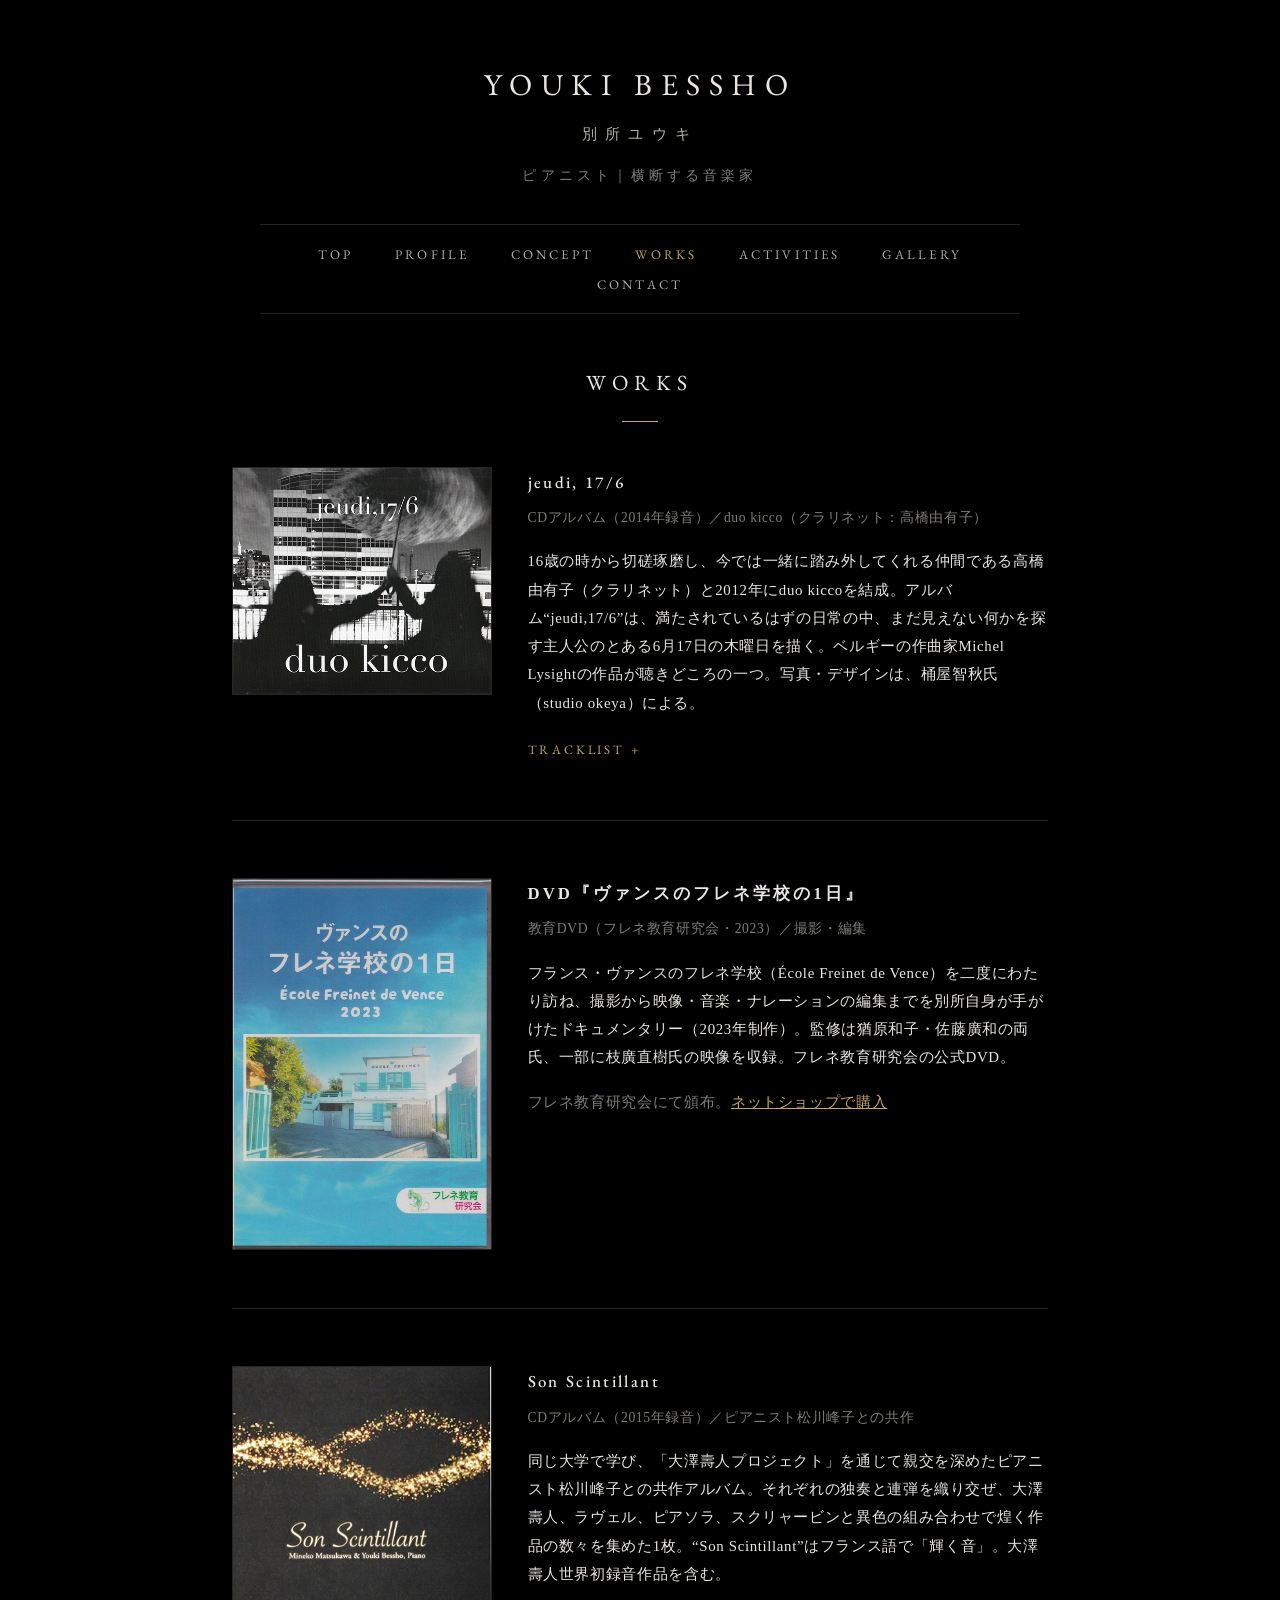
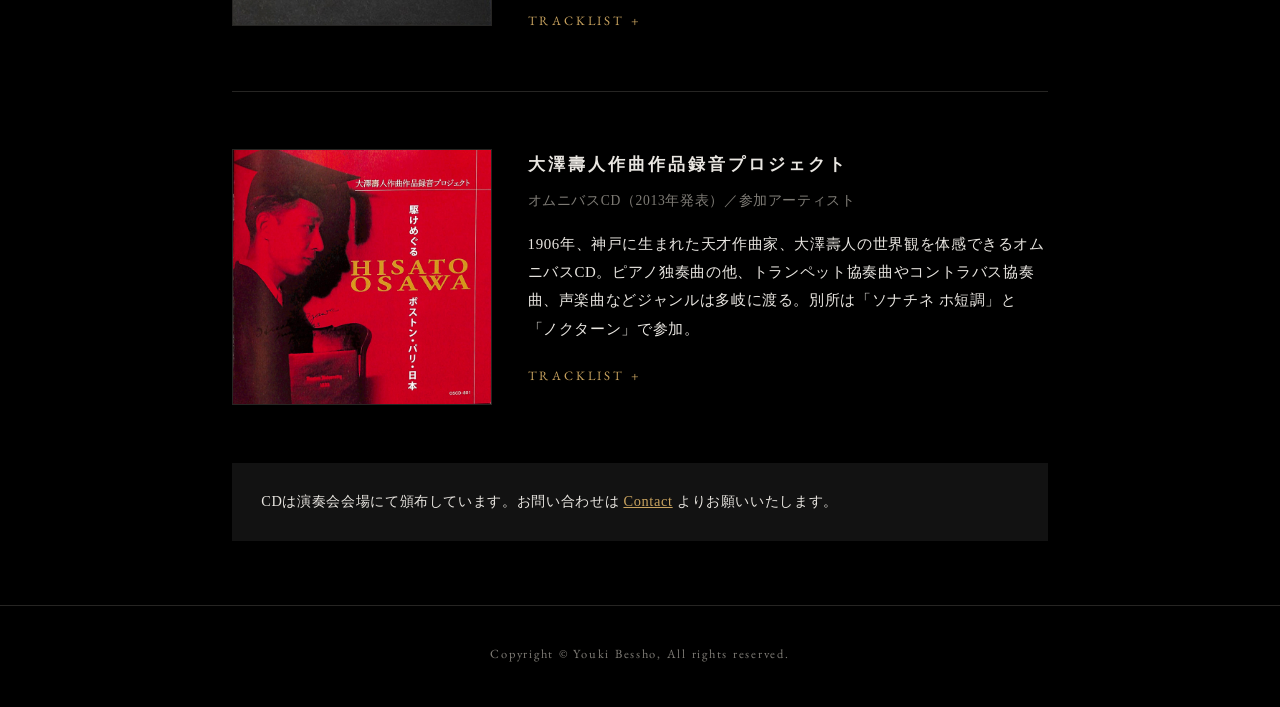
<file: works.html>
<!DOCTYPE html>
<html lang="ja">
<head>
<meta charset="utf-8">
<meta name="viewport" content="width=device-width, initial-scale=1">
<meta name="description" content="別所ユウキの制作物。DVD『ヴァンスのフレネ学校の1日』、CDアルバム『jeudi,17/6』（duo kicco）『Son Scintillant』、大澤壽人作曲作品録音プロジェクト。">
<title>Works | Youki Bessho 別所ユウキ</title>
<link rel="icon" type="image/png" sizes="32x32" href="img/favicon-32.png">
<link rel="icon" type="image/png" sizes="512x512" href="img/favicon-512.png">
<link rel="apple-touch-icon" href="img/apple-touch-icon.png">
<meta property="og:type" content="website">
<meta property="og:site_name" content="Youki Bessho 別所ユウキ">
<meta property="og:locale" content="ja_JP">
<meta property="og:url" content="https://youkibessho.github.io/works.html">
<meta property="og:title" content="Works | Youki Bessho 別所ユウキ">
<meta property="og:description" content="別所ユウキの制作物。DVD『ヴァンスのフレネ学校の1日』、CDアルバム『jeudi,17/6』（duo kicco）『Son Scintillant』、大澤壽人作曲作品録音プロジェクト。">
<meta property="og:image" content="https://youkibessho.github.io/img/ogp.jpg">
<meta name="twitter:card" content="summary_large_image">
<link rel="stylesheet" href="https://fonts.googleapis.com/css2?family=EB+Garamond:ital,wght@0,400;0,500;0,600;1,400&display=swap">
<link rel="stylesheet" href="css/style.css">
<script data-goatcounter="https://youkibessho.goatcounter.com/count"
        async src="//gc.zgo.at/count.js"></script>
</head>
<body class="dark">

<header class="site-header">
  <h1 class="site-name"><a href="index.html">Youki Bessho</a>
    <span class="site-name-jp">別所ユウキ</span>
  </h1>
  <p class="site-role">ピアニスト｜横断する音楽家</p>
</header>

<nav class="site-nav">
  <ul>
    <li><a href="index.html">Top</a></li>
    <li><a href="profile.html">Profile</a></li>
    <li><a href="concept.html">Concept</a></li>
    <li><a href="works.html" aria-current="page">Works</a></li>
    <li><a href="activities.html">Activities</a></li>
    <li><a href="gallery.html">Gallery</a></li>
    <li><a href="contact.html">Contact</a></li>
  </ul>
</nav>

<main>
  <h1 class="page-title">Works</h1>

  <section class="album">
    <img src="img/covers/duokicco.png" alt="CD『jeudi,17/6』ジャケット">
    <div>
      <h2 class="latin">jeudi, 17/6</h2>
      <p class="album-sub">CDアルバム（2014年録音）／duo kicco（クラリネット：高橋由有子）</p>
      <p>16歳の時から切磋琢磨し、今では一緒に踏み外してくれる仲間である高橋由有子（クラリネット）と2012年にduo kiccoを結成。アルバム“jeudi,17/6”は、満たされているはずの日常の中、まだ見えない何かを探す主人公のとある6月17日の木曜日を描く。ベルギーの作曲家Michel Lysightの作品が聴きどころの一つ。写真・デザインは、桶屋智秋氏（studio okeya）による。</p>
      <details class="tracks"><summary>Tracklist</summary><ul class="tracklist">
        <li><span>Petite pièce pour clarinette et piano（C. Debussy）</span></li>
        <li><span>Pièce en forme de habanera（M. Ravel）</span></li>
        <li><span>Menuet sur le nom d’Haydn（M. Ravel）</span></li>
        <li><span>Trois Croquis pour clarinette et piano（M. Lysight）</span></li>
        <li><span>Gymnopédie No.1／Gnossienne No.1（E. Satie）</span></li>
        <li><span>Sonate pour clarinette et piano（F. Poulenc）</span></li>
        <li><span>XVème Improvisation « Hommage à Edith Piaf »（F. Poulenc）</span></li>
      </ul></details>
    </div>
  </section>

  <section class="album">
    <img src="img/covers/dvd-freinet-vence.jpg" alt="DVD『ヴァンスのフレネ学校の1日』ジャケット">
    <div>
      <h2>DVD『ヴァンスのフレネ学校の1日』</h2>
      <p class="album-sub">教育DVD（フレネ教育研究会・2023）／撮影・編集</p>
      <p>フランス・ヴァンスのフレネ学校（École Freinet de Vence）を二度にわたり訪ね、撮影から映像・音楽・ナレーションの編集までを別所自身が手がけたドキュメンタリー（2023年制作）。監修は猶原和子・佐藤廣和の両氏、一部に枝廣直樹氏の映像を収録。フレネ教育研究会の公式DVD。</p>
      <p class="note">フレネ教育研究会にて頒布。<a href="https://www.freinet.jp/ネットショップ/" target="_blank" rel="noopener">ネットショップで購入</a></p>
    </div>
  </section>

  <section class="album">
    <img src="img/covers/sonscintillant.jpg" alt="CD『Son Scintillant』ジャケット">
    <div>
      <h2 class="latin">Son Scintillant</h2>
      <p class="album-sub">CDアルバム（2015年録音）／ピアニスト松川峰子との共作</p>
      <p>同じ大学で学び、「大澤壽人プロジェクト」を通じて親交を深めたピアニスト松川峰子との共作アルバム。それぞれの独奏と連弾を織り交ぜ、大澤壽人、ラヴェル、ピアソラ、スクリャービンと異色の組み合わせで煌く作品の数々を集めた1枚。“Son Scintillant”はフランス語で「輝く音」。大澤壽人世界初録音作品を含む。</p>
      <details class="tracks"><summary>Tracklist</summary><ul class="tracklist">
        <li><span>ラ・ヴァルス（ラヴェル）</span></li>
        <li><span>オブリヴィオン（ピアソラ／山本京子編）</span></li>
        <li><span>リベルタンゴ（ピアソラ／山本京子編）</span></li>
        <li><span>パターンズ（大澤壽人）第1〜5曲</span>
          <span class="listen"><a href="https://youtu.be/MVr9STgAg2c" target="_blank" rel="noopener">試聴 1</a> / <a href="https://youtu.be/NiYp6FpGpRY" target="_blank" rel="noopener">2</a> / <a href="https://youtu.be/BEzl3KoLCyM" target="_blank" rel="noopener">3</a> / <a href="https://youtu.be/vIKMMRUh4EY" target="_blank" rel="noopener">4</a> / <a href="https://youtu.be/qWzRk2Zmck0" target="_blank" rel="noopener">5</a></span>
        </li>
        <li><span>三つのプレリュード（大澤壽人）</span>
          <span class="listen"><a href="https://youtu.be/LzyokMLGd0Q" target="_blank" rel="noopener">試聴 1</a> / <a href="https://youtu.be/6XDGJT_PRbs" target="_blank" rel="noopener">2</a> / <a href="https://youtu.be/MtMBEmW3AY0" target="_blank" rel="noopener">3</a></span>
        </li>
      </ul></details>
    </div>
  </section>

  <section class="album">
    <img src="img/covers/osawa.jpg" alt="大澤壽人作曲作品録音プロジェクトCDジャケット">
    <div>
      <h2>大澤壽人作曲作品録音プロジェクト</h2>
      <p class="album-sub">オムニバスCD（2013年発表）／参加アーティスト</p>
      <p>1906年、神戸に生まれた天才作曲家、大澤壽人の世界観を体感できるオムニバスCD。ピアノ独奏曲の他、トランペット協奏曲やコントラバス協奏曲、声楽曲などジャンルは多岐に渡る。別所は「ソナチネ ホ短調」と「ノクターン」で参加。</p>
      <details class="tracks"><summary>Tracklist</summary><ul class="tracklist">
        <li><span>ノクターン</span>
          <span class="listen"><a href="https://youtu.be/0vfINsou5wU" target="_blank" rel="noopener">試聴</a></span>
        </li>
        <li><span>ソナチネ ホ短調（全3楽章）</span>
          <span class="listen"><a href="https://youtu.be/ygc4kKbIozk" target="_blank" rel="noopener">試聴 1</a> / <a href="https://youtu.be/cexHy1307s8" target="_blank" rel="noopener">2</a> / <a href="https://youtu.be/kcsrU5f7X50" target="_blank" rel="noopener">3</a></span>
        </li>
      </ul></details>
    </div>
  </section>

  <section class="purchase">
    <p>CDは演奏会会場にて頒布しています。お問い合わせは <a href="contact.html">Contact</a> よりお願いいたします。</p>
  </section>

</main>

<footer class="site-footer">
  <p>Copyright &copy; Youki Bessho, All rights reserved.</p>
</footer>

</body>
</html>
</file>
<file: css/style.css>
/* ==========================================================
   Youki Bessho Official Website
   monochrome / typography-forward / no framework, no build
   ========================================================== */

:root {
  --ink: #1c1c1c;
  --ink-soft: #555;
  --ink-faint: #8a8a8a;
  --paper: #fbfaf8;
  --paper-dim: #f1efeb;
  --line: #ddd9d2;
  --accent: #7a5c2e; /* restrained bronze */
  --serif-latin: "EB Garamond", "Cormorant Garamond", Georgia, serif;
  --serif-jp: "Hiragino Mincho ProN", "Yu Mincho", "YuMincho", "Noto Serif JP", serif;
}

* { margin: 0; padding: 0; box-sizing: border-box; }

/* ---------- dark pages (Top / Concept) ---------- */

body.dark {
  --ink: #e9e6e1;
  --ink-soft: #b3afa8;
  --ink-faint: #7f7c76;
  --paper: #000000;
  --paper-dim: #121212;
  --line: #262523;
  --accent: #c9a35f;
}

html { font-size: 16px; }

body {
  font-family: var(--serif-jp);
  color: var(--ink);
  background: var(--paper);
  line-height: 1.9;
  letter-spacing: 0.04em;
  font-feature-settings: "palt";
}

.latin { font-family: var(--serif-latin); }

/* ---------- header / nav ---------- */

.site-header {
  text-align: center;
  padding: 3.5rem 1rem 0;
}

.site-header .site-name {
  font-family: var(--serif-latin);
  font-weight: 400;
  font-size: 1.9rem;
  letter-spacing: 0.28em;
  text-transform: uppercase;
}

.site-header .site-name a { color: var(--ink); text-decoration: none; }

.site-header .site-name-jp {
  display: block;
  font-family: var(--serif-jp);
  font-size: 0.95rem;
  letter-spacing: 0.55em;
  color: var(--ink-soft);
  margin-top: 0.4rem;
}

.site-header .site-role {
  font-size: 0.85rem;
  letter-spacing: 0.3em;
  color: var(--ink-faint);
  margin-top: 0.9rem;
}

.site-nav {
  margin: 2.2rem auto 0;
  border-top: 1px solid var(--line);
  border-bottom: 1px solid var(--line);
  max-width: 760px;
}

.site-nav ul {
  list-style: none;
  display: flex;
  justify-content: center;
  flex-wrap: wrap;
  gap: 0 2.6rem;
  padding: 0.85rem 1rem;
}

.site-nav a {
  font-family: var(--serif-latin);
  font-size: 0.82rem;
  letter-spacing: 0.24em;
  text-transform: uppercase;
  color: var(--ink-soft);
  text-decoration: none;
}

.site-nav a:hover,
.site-nav a[aria-current="page"] { color: var(--accent); }

/* ---------- layout ---------- */

main {
  max-width: 860px;
  margin: 0 auto;
  padding: 3rem 1.4rem 4rem;
}

.page-title {
  font-family: var(--serif-latin);
  font-weight: 400;
  font-size: 1.35rem;
  letter-spacing: 0.3em;
  text-transform: uppercase;
  text-align: center;
  margin-bottom: 2.8rem;
  color: var(--ink);
}

.page-title::after {
  content: "";
  display: block;
  width: 2.2rem;
  height: 1px;
  background: var(--accent);
  margin: 1.1rem auto 0;
}

section + section { margin-top: 4rem; }

h2 {
  font-weight: 600;
  font-size: 1.05rem;
  letter-spacing: 0.18em;
  margin-bottom: 1.2rem;
  color: var(--ink);
}

h2.latin { font-weight: 500; letter-spacing: 0.14em; }

p + p { margin-top: 1.1em; }

a { color: var(--accent); }

.note { font-size: 0.85rem; color: var(--ink-faint); }

/* ---------- home ---------- */

.hero { margin: 0 auto; max-width: 1100px; padding: 2.6rem 0 0; }

.hero img { width: 100%; display: block; }

.hero-caption {
  font-family: var(--serif-latin);
  text-align: right;
  font-size: 0.8rem;
  letter-spacing: 0.2em;
  color: var(--ink-faint);
  padding: 0.6rem 1rem 0;
}

/* ---------- dark hero (Top v2) ---------- */

.hero-dark {
  position: relative;
  min-height: 92vh;
  display: grid;
  grid-template-columns: 1fr 1fr;
  align-items: center;
  max-width: 1280px;
  margin: 0 auto;
  padding: 3rem 2rem 2rem;
  gap: 2rem;
}

.hero-dark .hero-portrait {
  order: 2;
  justify-self: end;
  width: 100%;
  max-width: 520px;
  position: relative;
}

.hero-dark .hero-portrait img {
  width: 100%;
  display: block;
}

/* 表情を和らげる右側のシャドウ（CSSオーバーレイ・元画像非破壊。強さは0.55、範囲は52%で調整可） */
.hero-dark .hero-portrait::after {
  content: "";
  position: absolute;
  inset: 0;
  background: linear-gradient(to left, rgba(0,0,0,0.55) 0%, rgba(0,0,0,0) 52%);
  pointer-events: none;
}

.hero-dark .hero-text { order: 1; }

.hero-dark .hero-name-latin {
  font-family: var(--serif-latin);
  font-size: clamp(2.4rem, 5vw, 4.2rem);
  font-weight: 400;
  letter-spacing: 0.18em;
  line-height: 1.15;
  text-transform: uppercase;
  color: var(--ink);
}

.hero-dark .hero-name-jp {
  font-size: 1rem;
  letter-spacing: 0.6em;
  color: var(--ink-soft);
  margin-top: 1rem;
}

.hero-dark .hero-role {
  font-size: 0.85rem;
  letter-spacing: 0.3em;
  color: var(--ink-faint);
  margin-top: 0.6rem;
}

.hero-dark .hero-role-en {
  font-family: var(--serif-latin);
  font-style: italic;
  font-size: 0.78rem;
  letter-spacing: 0.1em;
  color: var(--ink-faint);
  margin-top: 0.3rem;
}

.hero-dark .hero-statement {
  margin-top: 3rem;
  font-size: 1.25rem;
  line-height: 2.1;
  letter-spacing: 0.08em;
  color: var(--ink);
}

.hero-dark .hero-statement-en {
  font-family: var(--serif-latin);
  font-style: italic;
  font-size: 0.95rem;
  letter-spacing: 0.06em;
  color: var(--ink-faint);
  margin-top: 1.2rem;
}

/* ---------- tour-style news ---------- */

.tour { max-width: 760px; margin: 0 auto; padding: 4rem 1.4rem 5rem; }

.tour h2 {
  font-family: var(--serif-latin);
  font-weight: 400;
  font-size: 0.9rem;
  letter-spacing: 0.34em;
  text-transform: uppercase;
  color: var(--ink-faint);
  margin-bottom: 2rem;
  text-align: center;
}

.tour-item {
  display: flex;
  align-items: baseline;
  gap: 2rem;
  padding: 1.1rem 0.2rem;
  border-bottom: 1px solid var(--line);
}

.tour-item:first-of-type { border-top: 1px solid var(--line); }

.tour-date {
  font-family: var(--serif-latin);
  font-size: 1.05rem;
  letter-spacing: 0.12em;
  white-space: nowrap;
  color: var(--ink);
}

.tour-place {
  font-family: var(--serif-latin);
  font-size: 0.85rem;
  letter-spacing: 0.22em;
  text-transform: uppercase;
  white-space: nowrap;
  color: var(--accent);
}

.tour-title {
  font-size: 0.9rem;
  color: var(--ink-soft);
  overflow: hidden;
  text-overflow: ellipsis;
  white-space: nowrap;
}

/* ---------- collapsible tracklists ---------- */

details.tracks { margin-top: 1.3rem; }

details.tracks summary {
  cursor: pointer;
  list-style: none;
  font-family: var(--serif-latin);
  font-size: 0.8rem;
  letter-spacing: 0.22em;
  text-transform: uppercase;
  color: var(--accent);
}

details.tracks summary::-webkit-details-marker { display: none; }

details.tracks summary::after { content: " +"; }

details.tracks[open] summary::after { content: " −"; }

@media (max-width: 760px) {
  .hero-dark {
    grid-template-columns: 1fr;
    min-height: auto;
    padding: 2.2rem 1.4rem;
    gap: 2.4rem;
  }
  .hero-dark .hero-portrait { order: 1; justify-self: center; max-width: 420px; }
  .hero-dark .hero-text { order: 2; }
  .tour-item { flex-wrap: wrap; gap: 0.4rem 1.2rem; }
  .tour-title { white-space: normal; }
}

.pillars {
  display: grid;
  grid-template-columns: repeat(3, 1fr);
  gap: 1px;
  background: var(--line);
  border: 1px solid var(--line);
  margin-top: 3.5rem;
}

.pillar {
  background: var(--paper);
  padding: 2.2rem 1.6rem;
  text-decoration: none;
  color: var(--ink);
  transition: background 0.25s;
}

.pillar:hover { background: var(--paper-dim); }

.pillar .pillar-en {
  font-family: var(--serif-latin);
  font-size: 0.78rem;
  letter-spacing: 0.26em;
  text-transform: uppercase;
  color: var(--accent);
}

.pillar h3 {
  font-size: 1.1rem;
  font-weight: 600;
  letter-spacing: 0.14em;
  margin: 0.5rem 0 0.7rem;
}

.pillar p { font-size: 0.88rem; color: var(--ink-soft); line-height: 1.8; }

.news { margin-top: 3.5rem; }

.news dl { border-top: 1px solid var(--line); }

.news .news-item {
  display: flex;
  gap: 1.6rem;
  padding: 1rem 0.2rem;
  border-bottom: 1px solid var(--line);
}

.news dt {
  font-family: var(--serif-latin);
  font-size: 0.85rem;
  color: var(--ink-faint);
  white-space: nowrap;
  padding-top: 0.15rem;
}

.news dd { font-size: 0.95rem; }

/* ---------- profile ---------- */

.lang-anchor {
  text-align: center;
  font-family: var(--serif-latin);
  font-size: 0.78rem;
  letter-spacing: 0.14em;
  color: var(--ink-faint);
  margin: -1.6rem 0 2.8rem;
}

.lang-anchor a { color: var(--ink-faint); text-decoration: none; }

.lang-anchor a:hover { color: var(--accent); }

.profile-lang + .profile-lang {
  margin-top: 3.2rem;
  padding-top: 3.2rem;
  border-top: 1px solid var(--line);
}

/* ---------- concept ---------- */

.concept {
  max-width: 680px;
  margin: 0 auto;
}

.concept .lead {
  font-size: 1.3rem;
  line-height: 1.85;
  letter-spacing: 0.06em;
  color: var(--ink);
  margin-bottom: 1.8rem;
}

.concept .lead.latin { font-style: italic; }

.concept-shop {
  margin-top: 1.6rem;
  font-size: 0.9rem;
  color: var(--ink-faint);
}

.profile-lang p { text-align: justify; }

.profile-lang .latin p { line-height: 1.75; }

/* ---------- works ---------- */

.album {
  display: grid;
  grid-template-columns: 260px 1fr;
  gap: 2.2rem;
  align-items: start;
}

.album + .album {
  margin-top: 3.6rem;
  padding-top: 3.6rem;
  border-top: 1px solid var(--line);
}

.album img { width: 100%; border: 1px solid var(--line); }

.album h2 { margin-bottom: 0.4rem; }

.album .album-sub { font-size: 0.85rem; color: var(--ink-faint); margin-bottom: 1rem; }

.album p { font-size: 0.93rem; }

.tracklist { list-style: none; margin-top: 1.3rem; font-size: 0.9rem; }

.tracklist li {
  padding: 0.35rem 0;
  border-bottom: 1px dotted var(--line);
  display: flex;
  justify-content: space-between;
  gap: 1rem;
}

.tracklist .listen {
  font-family: var(--serif-latin);
  font-size: 0.78rem;
  letter-spacing: 0.12em;
  white-space: nowrap;
}

.purchase {
  margin-top: 3.6rem;
  padding: 1.6rem 1.8rem;
  background: var(--paper-dim);
  font-size: 0.9rem;
}

/* ---------- activities ---------- */

.activity + .activity {
  margin-top: 3rem;
  padding-top: 3rem;
  border-top: 1px solid var(--line);
}

.activity p { font-size: 0.95rem; }

.activity .ext {
  display: inline-block;
  margin-top: 0.9rem;
  font-size: 0.88rem;
}

/* ---------- gallery ---------- */

.photo-grid {
  display: grid;
  grid-template-columns: repeat(3, 1fr);
  gap: 0.6rem;
}

.photo-grid img {
  width: 100%;
  aspect-ratio: 3 / 2;
  object-fit: cover;
  display: block;
  filter: grayscale(12%);
}

.photo-duo {
  display: grid;
  grid-template-columns: repeat(2, 1fr);
  gap: 0.6rem;
  max-width: 680px;
}

.photo-duo img {
  width: 100%;
  aspect-ratio: 4 / 5;
  object-fit: cover;
  display: block;
}

.photo-pair {
  display: grid;
  grid-template-columns: repeat(2, 1fr);
  gap: 0.6rem;
}

.photo-pair img {
  width: 100%;
  aspect-ratio: 3 / 2;
  object-fit: cover;
  display: block;
}

.gallery-section + .gallery-section {
  margin-top: 3.5rem;
  padding-top: 3.5rem;
  border-top: 1px solid var(--line);
}

/* ---------- contact ---------- */

.contact-block {
  max-width: 620px;
  margin: 0 auto;
  text-align: center;
}

.contact-form {
  max-width: 480px;
  margin: 2.6rem auto 0;
  text-align: left;
}

.contact-form label {
  display: block;
  font-family: var(--serif-latin);
  font-size: 0.78rem;
  letter-spacing: 0.2em;
  text-transform: uppercase;
  color: var(--ink-faint);
  margin: 1.5rem 0 0.5rem;
}

.contact-form label:first-child { margin-top: 0; }

.contact-form input,
.contact-form textarea {
  width: 100%;
  font-family: var(--serif-jp);
  font-size: 0.95rem;
  color: var(--ink);
  background: var(--paper);
  border: none;
  border-bottom: 1px solid var(--line);
  padding: 0.5rem 0.1rem;
}

.contact-form input:focus,
.contact-form textarea:focus {
  outline: none;
  border-bottom-color: var(--accent);
}

.contact-form textarea { resize: vertical; min-height: 8rem; }

.contact-form button {
  margin-top: 2.2rem;
  font-family: var(--serif-latin);
  font-size: 0.85rem;
  letter-spacing: 0.24em;
  text-transform: uppercase;
  color: var(--ink);
  background: transparent;
  border: 1px solid var(--ink-faint);
  padding: 0.8rem 2rem;
  cursor: pointer;
  transition: border-color 0.2s, color 0.2s;
}

.contact-form button:hover { border-color: var(--accent); color: var(--accent); }

.contact-note {
  text-align: center;
  font-size: 0.85rem;
  color: var(--ink-faint);
  margin-top: 1.4rem;
}

/* ---------- footer ---------- */

.site-footer {
  border-top: 1px solid var(--line);
  text-align: center;
  padding: 2.2rem 1rem 2.6rem;
  font-family: var(--serif-latin);
  font-size: 0.78rem;
  letter-spacing: 0.14em;
  color: var(--ink-faint);
}

.site-footer a { color: var(--ink-faint); }

/* ---------- responsive ---------- */

@media (max-width: 720px) {
  .pillars { grid-template-columns: 1fr; }
  .album { grid-template-columns: 1fr; }
  .album img { max-width: 300px; }
  .photo-grid { grid-template-columns: repeat(2, 1fr); }
  .site-nav ul { gap: 0 1.6rem; }
  main { padding: 2.4rem 1.2rem 3rem; }
}
</file>
